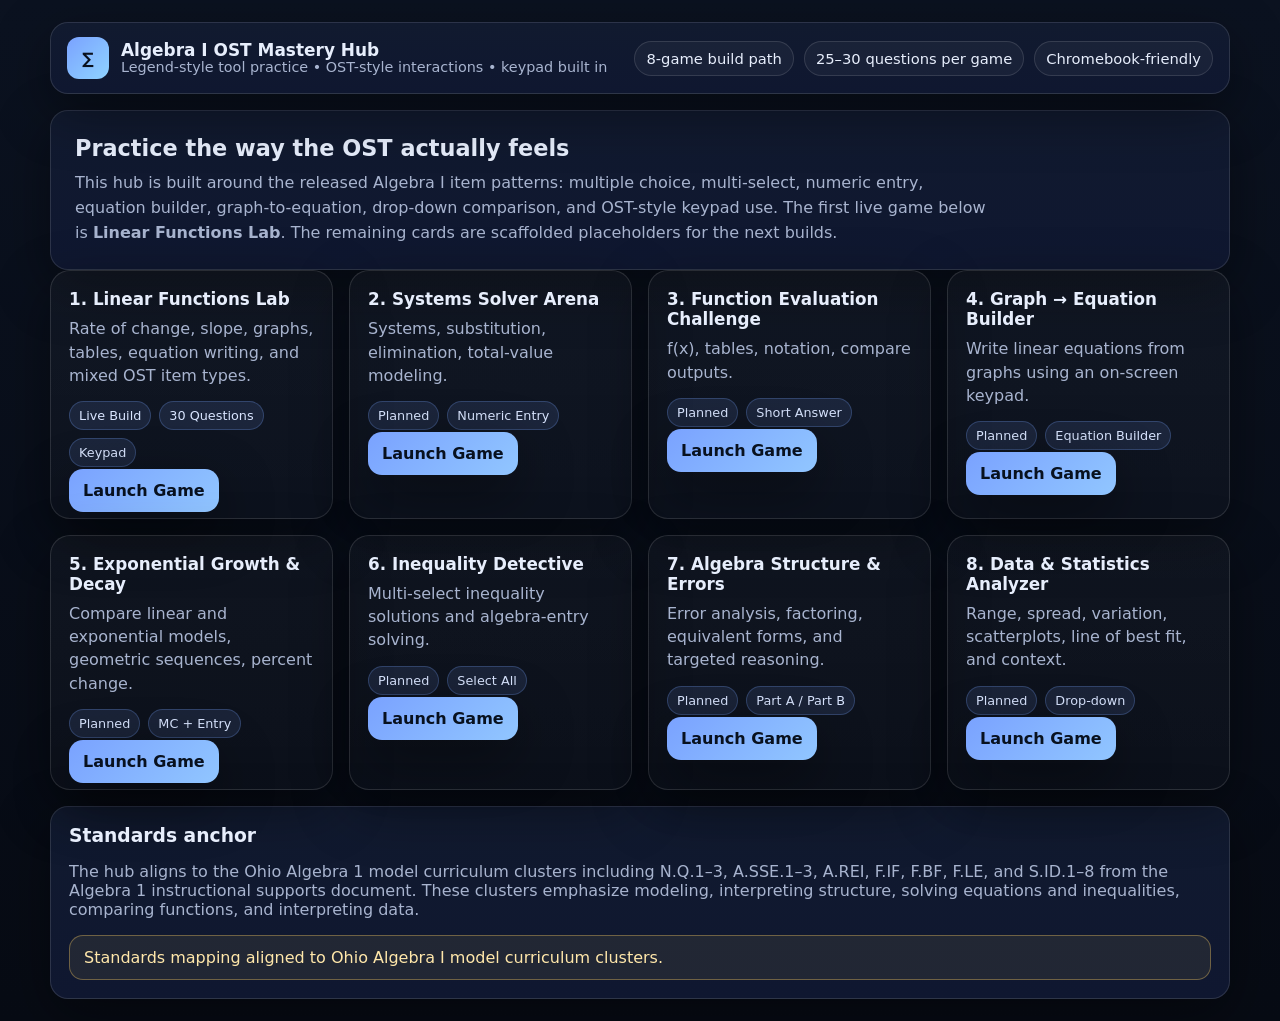
<file: index.html>
<!doctype html>
<html lang="en">
<head>
  <meta charset="utf-8" />
  <meta name="viewport" content="width=device-width,initial-scale=1" />
  <title>Algebra I OST Mastery Hub</title>
  <link rel="stylesheet" href="styles.css" />
</head>
<body>
  <div class="wrap">
    <div class="panel header">
      <div class="brand">
        <div class="brand-badge">∑</div>
        <div>
          <h1>Algebra I OST Mastery Hub</h1>
          <div class="sub">Legend-style tool practice • OST-style interactions • keypad built in</div>
        </div>
      </div>
      <div class="statusbar">
        <div class="pill">8-game build path</div>
        <div class="pill">25–30 questions per game</div>
        <div class="pill">Chromebook-friendly</div>
      </div>
    </div>

    <div class="panel home-hero">
      <h2>Practice the way the OST actually feels</h2>
      <p>
        This hub is built around the released Algebra I item patterns: multiple choice, multi-select, numeric entry,
        equation builder, graph-to-equation, drop-down comparison, and OST-style keypad use. The first live game below is
        <strong>Linear Functions Lab</strong>. The remaining cards are scaffolded placeholders for the next builds.
      </p>
    </div>

    <div class="card-grid">
      <div class="card">
        <h3>1. Linear Functions Lab</h3>
        <p>Rate of change, slope, graphs, tables, equation writing, and mixed OST item types.</p>
        <div class="tags">
          <span class="tag">Live Build</span>
          <span class="tag">30 Questions</span>
          <span class="tag">Keypad</span>
        </div>
        <a class="btn" href="games/linear-functions-lab.html">Launch Game</a>
      </div>

      <div class="card">
        <h3>2. Systems Solver Arena</h3>
        <p>Systems, substitution, elimination, total-value modeling.</p>
        <div class="tags">
          <span class="tag">Planned</span>
          <span class="tag">Numeric Entry</span>
        </div>
        <a class="btn" href="games/systems-solver-arena.html">Launch Game</a>
      </div>

      <div class="card">
        <h3>3. Function Evaluation Challenge</h3>
        <p>f(x), tables, notation, compare outputs.</p>
        <div class="tags">
          <span class="tag">Planned</span>
          <span class="tag">Short Answer</span>
        </div>
        <a class="btn" href="games/function-evaluation-challenge.html">Launch Game</a>
      </div>

      <div class="card">
        <h3>4. Graph → Equation Builder</h3>
        <p>Write linear equations from graphs using an on-screen keypad.</p>
        <div class="tags">
          <span class="tag">Planned</span>
          <span class="tag">Equation Builder</span>
        </div>
       <a class="btn" href="games/graph-equation-builder.html">Launch Game</a>
      </div>

      <div class="card">
        <h3>5. Exponential Growth & Decay</h3>
        <p>Compare linear and exponential models, geometric sequences, percent change.</p>
        <div class="tags">
          <span class="tag">Planned</span>
          <span class="tag">MC + Entry</span>
        </div>
        <a class="btn" href="games/exponential-growth-decay.html">Launch Game</a>
      </div>

      <div class="card">
        <h3>6. Inequality Detective</h3>
        <p>Multi-select inequality solutions and algebra-entry solving.</p>
        <div class="tags">
          <span class="tag">Planned</span>
          <span class="tag">Select All</span>
        </div>
        <a class="btn" href="games/inequality-detective.html">Launch Game</a>
      </div>

      <div class="card">
        <h3>7. Algebra Structure & Errors</h3>
        <p>Error analysis, factoring, equivalent forms, and targeted reasoning.</p>
        <div class="tags">
          <span class="tag">Planned</span>
          <span class="tag">Part A / Part B</span>
        </div>
        <a class="btn" href="games/algebra-structure-errors.html">Launch Game</a>
      </div>

      <div class="card">
        <h3>8. Data & Statistics Analyzer</h3>
        <p>Range, spread, variation, scatterplots, line of best fit, and context.</p>
        <div class="tags">
          <span class="tag">Planned</span>
          <span class="tag">Drop-down</span>
        </div>
       <a class="btn" href="games/data-statistics-analyzer.html">Launch Game</a>
      </div>
    </div>

    <div class="panel side" style="margin-top:16px">
      <h3>Standards anchor</h3>
      <p>
        The hub aligns to the Ohio Algebra 1 model curriculum clusters including N.Q.1–3, A.SSE.1–3,
        A.REI, F.IF, F.BF, F.LE, and S.ID.1–8 from the Algebra 1 instructional supports document. These clusters emphasize modeling,
        interpreting structure, solving equations and inequalities, comparing functions, and interpreting data.
      </p>
      <div class="notice">Standards mapping aligned to Ohio Algebra I model curriculum clusters.</div>
    </div>
  </div>
</body>
</file>
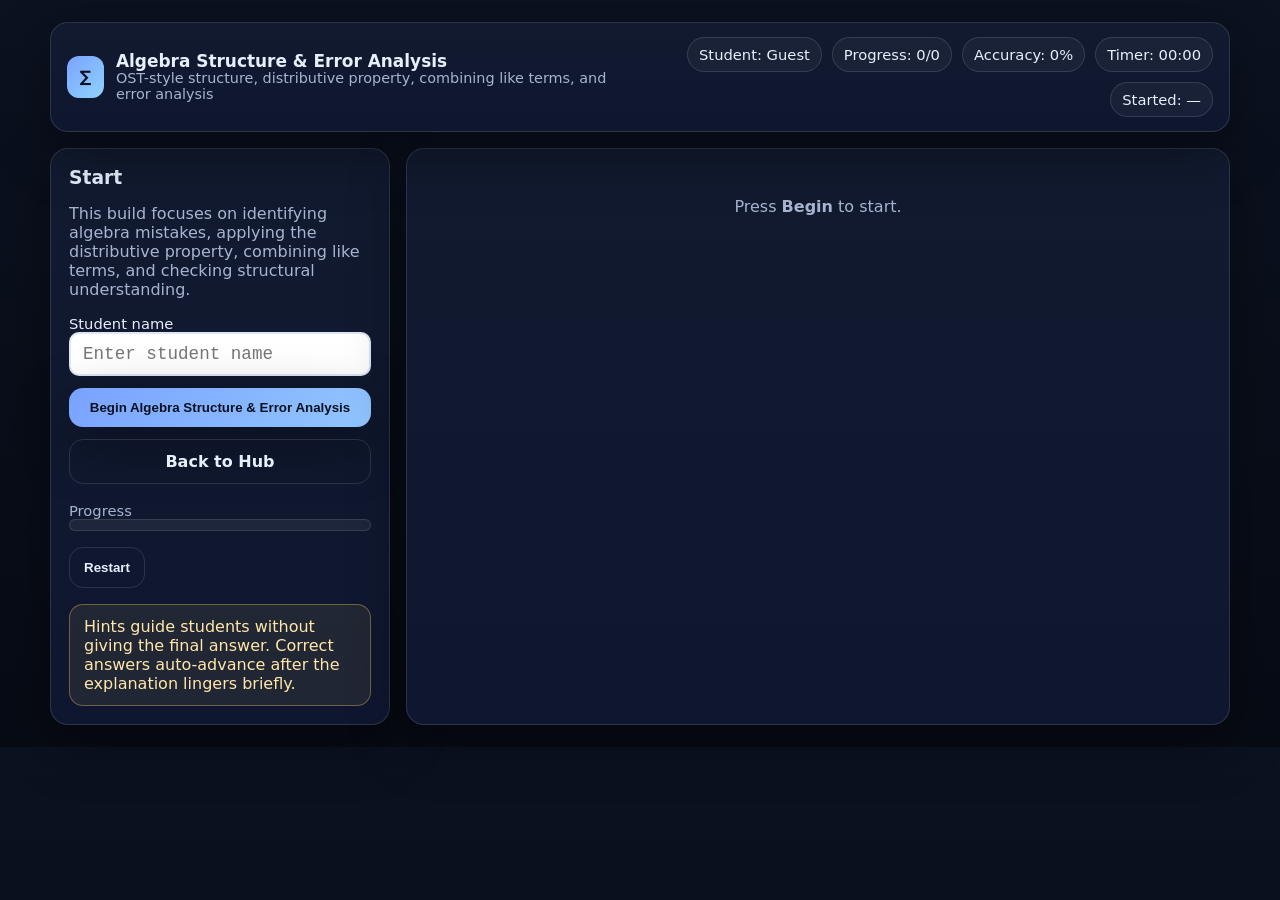
<file: games/algebra-structure-errors.html>
<!doctype html>
<html lang="en">
<head>
  <meta charset="utf-8" />
  <meta name="viewport" content="width=device-width,initial-scale=1" />
  <title>Algebra Structure & Error Analysis — Algebra I OST Mastery Hub</title>
  <link rel="stylesheet" href="../styles.css" />
</head>
<body>
  <div class="wrap" id="app"></div>

<script>
function shuffle(arr){
  const a = [...arr];
  for(let i = a.length - 1; i > 0; i--){
    const j = Math.floor(Math.random() * (i + 1));
    [a[i], a[j]] = [a[j], a[i]];
  }
  return a;
}

function formatTime(s){
  const m = Math.floor(s / 60).toString().padStart(2,'0');
  const sec = (s % 60).toString().padStart(2,'0');
  return `${m}:${sec}`;
}

function startTimer(el){
  let sec = 0;
  el.textContent = '00:00';
  return setInterval(() => {
    sec++;
    el.textContent = formatTime(sec);
  }, 1000);
}

function calcAccuracy(correct,total){
  return total ? Math.round((correct / total) * 100) : 0;
}

function buildHeader(title, sub){
  return `
    <div class="panel header">
      <div class="brand">
        <div class="brand-badge">∑</div>
        <div>
          <h1>${title}</h1>
          <div class="sub">${sub}</div>
        </div>
      </div>
      <div class="statusbar">
        <div class="pill">Student: <span id="studentNameOut">Guest</span></div>
        <div class="pill">Progress: <span id="progressOut">0/0</span></div>
        <div class="pill">Accuracy: <span id="accuracyOut">0%</span></div>
        <div class="pill">Timer: <span id="timerOut">00:00</span></div>
        <div class="pill">Started: <span id="startedOut">—</span></div>
      </div>
    </div>
  `;
}

function todayStamp(){
  return new Date().toLocaleString();
}

const questionBank = [
  {type:'mc', prompt:'A student says 2(x + 3) = 2x + 3. What mistake was made?', choices:['The 2 was not distributed to both terms','The x should be squared','The 2 should be added, not multiplied','No mistake was made'], answer:0, hint:'Distribution means multiplying every term inside the parentheses.', explanation:'2(x + 3) should become 2x + 6.'},
  {type:'mc', prompt:'Simplify: 3x + 2x', choices:['5x','6x','5x²','x'], answer:0, hint:'These are like terms.', explanation:'3x + 2x = 5x.'},
  {type:'mc', prompt:'A student writes 4(x - 1) = 4x - 1. What mistake was made?', choices:['The 4 was not distributed to both terms','The sign should become positive','The x should be squared','No mistake was made'], answer:0, hint:'Multiply 4 by both x and -1.', explanation:'4(x - 1) = 4x - 4.'},
  {type:'mc', prompt:'Simplify: 6x - 2x + 5', choices:['4x + 5','8x + 5','4x','5x + 5'], answer:0, hint:'Combine the x-terms only.', explanation:'6x - 2x = 4x, so the result is 4x + 5.'},
  {type:'mc', prompt:'A student says x + x = x². What is the mistake?', choices:['Like terms were added incorrectly','The exponent should be 3','x cannot be added','There is no mistake'], answer:0, hint:'Adding x and x is not multiplying.', explanation:'x + x = 2x, not x².'},
  {type:'mc', prompt:'Simplify: 5(x + 2)', choices:['5x + 10','5x + 2','10x + 2','7x'], answer:0, hint:'Distribute 5 to each term.', explanation:'5(x + 2) = 5x + 10.'},
  {type:'mc', prompt:'Solve: x + 7 = 12', choices:['x = 5','x = 19','x = -5','x = 7'], answer:0, hint:'Undo +7 by subtracting 7.', explanation:'x = 5.'},
  {type:'mc', prompt:'A student solves x - 4 = 9 and gets x = 5. What mistake was made?', choices:['The student subtracted instead of adding','The student multiplied instead of dividing','The student should have divided by 4','No mistake was made'], answer:0, hint:'To undo -4, add 4.', explanation:'x should equal 13, not 5.'},
  {type:'mc', prompt:'Simplify: 2x + 3 + 4x - 1', choices:['6x + 2','6x + 4','8x + 2','2x + 2'], answer:0, hint:'Combine like terms and constants separately.', explanation:'2x + 4x = 6x and 3 - 1 = 2.'},
  {type:'mc', prompt:'A student writes 3(x + 2x) = 3x + 2x. What mistake was made?', choices:['The 3 was not distributed to both terms','The x terms should not be combined','The coefficient should be 6','No mistake was made'], answer:0, hint:'Every term inside must be multiplied by 3.', explanation:'3(x + 2x) = 3x + 6x = 9x.'},
  {type:'mc', prompt:'Simplify: 7x - 4x', choices:['3x','11x','3','28x'], answer:0, hint:'Subtract the coefficients.', explanation:'7x - 4x = 3x.'},
  {type:'mc', prompt:'Which expression is equivalent to 2(x + 5)?', choices:['2x + 10','2x + 5','x + 10','7x'], answer:0, hint:'Distribute 2 to both terms.', explanation:'2(x + 5) = 2x + 10.'},
  {type:'mc', prompt:'A student says 2x × 3x = 5x². What mistake was made?', choices:['The coefficients were added instead of multiplied','The exponents were subtracted','The x terms cancel out','There is no mistake'], answer:0, hint:'Multiply 2 and 3.', explanation:'2x × 3x = 6x².'},
  {type:'mc', prompt:'Solve: 3x = 18', choices:['x = 6','x = 15','x = 21','x = 3'], answer:0, hint:'Divide both sides by 3.', explanation:'x = 6.'},
  {type:'mc', prompt:'Simplify: x + x + x', choices:['3x','x³','x²','2x'], answer:0, hint:'Add like terms.', explanation:'x + x + x = 3x.'},
  {type:'mc', prompt:'A student says 4 + 2x = 6x. What mistake was made?', choices:['Unlike terms were combined','The coefficient of x should be 4','The constant should be multiplied','There is no mistake'], answer:0, hint:'Constants and variable terms are not like terms.', explanation:'4 and 2x cannot be combined.'},
  {type:'mc', prompt:'Simplify: 4(x - 3)', choices:['4x - 12','4x - 3','x - 12','4x + 12'], answer:0, hint:'Distribute 4 to both terms.', explanation:'4(x - 3) = 4x - 12.'},
  {type:'mc', prompt:'Solve: x - 2 = 11', choices:['x = 13','x = 9','x = -9','x = 2'], answer:0, hint:'Add 2 to both sides.', explanation:'x = 13.'},
  {type:'mc', prompt:'A student says (x + 4)² = x² + 16. What mistake was made?', choices:['The middle term was left out','The exponent should only apply to x','The 4 should become 8','There is no mistake'], answer:0, hint:'Binomial squaring creates three terms.', explanation:'(x + 4)² = x² + 8x + 16.'},
  {type:'mc', prompt:'Simplify: 9x + 1 - 5x + 2', choices:['4x + 3','14x + 3','4x - 1','5x + 2'], answer:0, hint:'Combine x terms and constants separately.', explanation:'9x - 5x = 4x and 1 + 2 = 3.'},
  {type:'mc', prompt:'Which is the correct simplification of 3(2x + 1)?', choices:['6x + 3','6x + 1','5x + 3','6x + 2'], answer:0, hint:'Distribute 3 to both terms.', explanation:'3(2x + 1) = 6x + 3.'},
  {type:'mc', prompt:'A student solves 2x = 14 and gets x = 12. What mistake was made?', choices:['The student subtracted instead of dividing','The student should have added 2','The student multiplied instead of dividing','No mistake was made'], answer:0, hint:'To isolate x, divide by 2.', explanation:'x should equal 7.'},
  {type:'mc', prompt:'Simplify: 8x - 3x + 4', choices:['5x + 4','11x + 4','5x','4x + 5'], answer:0, hint:'Subtract the x-coefficients only.', explanation:'8x - 3x = 5x.'},
  {type:'mc', prompt:'A student writes 5(x + 1) = 5x + 1. What mistake was made?', choices:['The 5 was not distributed to the 1','The x should be squared','The 1 should become 0','There is no mistake'], answer:0, hint:'Distribute to both terms.', explanation:'5(x + 1) = 5x + 5.'},
  {type:'mc', prompt:'Solve: 4x = 28', choices:['x = 7','x = 24','x = 32','x = 4'], answer:0, hint:'Divide by 4.', explanation:'x = 7.'},
  {type:'mc', prompt:'Simplify: 2x + 5x - x', choices:['6x','8x','7x','5x'], answer:0, hint:'Combine the coefficients.', explanation:'2 + 5 - 1 = 6, so the expression is 6x.'},
  {type:'mc', prompt:'Which expression is equivalent to 6(x + 2)?', choices:['6x + 12','6x + 2','12x + 2','8x'], answer:0, hint:'Distribute 6 to both terms.', explanation:'6(x + 2) = 6x + 12.'},
  {type:'mc', prompt:'A student says 3x + 4x = 12x. What mistake was made?', choices:['The coefficients were multiplied instead of added','The x terms should cancel','The result should be x²','There is no mistake'], answer:0, hint:'Like terms add their coefficients.', explanation:'3x + 4x = 7x.'},
  {type:'mc', prompt:'Solve: x + 9 = 20', choices:['x = 11','x = 29','x = -11','x = 9'], answer:0, hint:'Subtract 9 from both sides.', explanation:'x = 11.'},
  {type:'mc', prompt:'Simplify: 10x - 6x + 2', choices:['4x + 2','16x + 2','4x','6x + 2'], answer:0, hint:'Subtract the x-coefficients only.', explanation:'10x - 6x = 4x, so the result is 4x + 2.'}
];

const questions = shuffle(questionBank).slice(0, Math.min(30, questionBank.length));
let index = 0;
let correct = 0;
let attempts = 0;
let timerId = null;
let gameStarted = false;

const app = document.getElementById('app');

app.innerHTML = `
  ${buildHeader('Algebra Structure & Error Analysis','OST-style structure, distributive property, combining like terms, and error analysis')}
  <div class="grid grid-2">
    <div class="panel side">
      <h3>Start</h3>
      <p class="muted">This build focuses on identifying algebra mistakes, applying the distributive property, combining like terms, and checking structural understanding.</p>
      <div class="tools">
        <label class="small">Student name<br><input id="studentName" class="answer-box" style="min-height:44px" placeholder="Enter student name" /></label>
        <button class="btn" id="beginBtn">Begin Algebra Structure & Error Analysis</button>
        <a class="btn secondary center" href="../index.html">Back to Hub</a>
      </div>
      <div style="margin-top:18px">
        <div class="small muted">Progress</div>
        <div class="progress"><span id="progressBar"></span></div>
      </div>
      <div class="footer-controls">
        <button class="btn secondary" id="restartBtn" disabled>Restart</button>
      </div>
      <div class="notice" style="margin-top:16px">Hints guide students without giving the final answer. Correct answers auto-advance after the explanation lingers briefly.</div>
    </div>
    <div class="panel question" id="stage">
      <div class="center muted" style="padding:28px 12px">Press <strong>Begin</strong> to start.</div>
    </div>
  </div>
`;

document.getElementById('beginBtn').onclick = startGame;
document.getElementById('restartBtn').onclick = () => location.reload();

function startGame(){
  if(gameStarted) return;
  gameStarted = true;

  document.getElementById('studentNameOut').textContent =
    document.getElementById('studentName').value.trim() || 'Guest';
  document.getElementById('startedOut').textContent = todayStamp();
  document.getElementById('restartBtn').disabled = false;

  if(timerId) clearInterval(timerId);
  timerId = startTimer(document.getElementById('timerOut'));

  renderQuestion();
}

function renderQuestion(){
  const q = questions[index];

  if(!q){
    clearInterval(timerId);
    const stage = document.getElementById('stage');
    stage.innerHTML = `
      <div class="center" style="padding:30px 12px">
        <div class="qnum" style="margin:0 auto 12px;background:var(--good)">✓</div>
        <h2>Round Complete</h2>
        <p class="muted">Final accuracy: <strong>${calcAccuracy(correct,attempts)}%</strong> • Correct: <strong>${correct}</strong> / ${questions.length}</p>
        <div class="footer-controls" style="justify-content:center">
          <button class="btn" onclick="location.reload()">Play Again</button>
          <a class="btn secondary" href="../index.html">Back to Hub</a>
        </div>
      </div>
    `;
    document.getElementById('progressOut').textContent = `${questions.length}/${questions.length}`;
    document.getElementById('accuracyOut').textContent = `${calcAccuracy(correct,attempts)}%`;
    document.getElementById('progressBar').style.width = '100%';
    return;
  }

  document.getElementById('progressOut').textContent = `${index + 1}/${questions.length}`;
  document.getElementById('accuracyOut').textContent = `${calcAccuracy(correct,attempts)}%`;
  document.getElementById('progressBar').style.width = `${(index / questions.length) * 100}%`;

  const labels = 'ABCDEFGHIJKLMNOPQRSTUVWXYZ'.split('');
  const items = q.choices.map((c,i) => ({ text:c, idx:i }));
  q.renderChoices = shuffle(items);

  document.getElementById('stage').innerHTML = `
    <div class="q-meta">
      <div class="flex">
        <div class="qnum">${index + 1}</div>
        <div>
          <div class="small muted">Algebra Structure & Error Analysis</div>
          <div class="small">Question ${index + 1} of ${questions.length}</div>
        </div>
      </div>
      <a class="btn secondary" href="../index.html">Exit</a>
    </div>

    <div class="prompt">${q.prompt}</div>

    <div class="choices">
      ${q.renderChoices.map((c,i) => `
        <label class="choice">
          <input type="radio" name="choice" value="${c.idx}">
          <span class="choice-label">${labels[i]}</span>
          <span>${c.text}</span>
        </label>
      `).join('')}
    </div>

    <div class="footer-controls">
      <button class="btn" id="submitBtn">Check Answer</button>
    </div>

    <div class="feedback" id="feedback"></div>
  `;

  document.getElementById('submitBtn').onclick = checkAnswer;
}

function showFeedback(type, text){
  const fb = document.getElementById('feedback');
  fb.className = `feedback show ${type}`;
  fb.innerHTML = text;
}

function lockQuestionInputs(){
  document.querySelectorAll('input, select, button.kbtn').forEach(el => {
    el.disabled = true;
  });
  const submitBtn = document.getElementById('submitBtn');
  if(submitBtn) submitBtn.disabled = true;
}

function markChoicesMC(answerIdx){
  document.querySelectorAll('.choice').forEach(label => {
    const input = label.querySelector('input');
    if(Number(input.value) === answerIdx){
      label.classList.add('correct');
    } else if(input.checked){
      label.classList.add('incorrect');
    }
  });
}

function checkAnswer(){
  const q = questions[index];
  attempts++;

  const picked = document.querySelector('input[name="choice"]:checked');
  if(!picked) return showFeedback('bad','Select one answer first.');

  const ok = Number(picked.value) === q.answer;
  markChoicesMC(q.answer);

  document.getElementById('accuracyOut').textContent = `${calcAccuracy(correct,attempts)}%`;

  if(ok){
    correct++;
    document.getElementById('accuracyOut').textContent = `${calcAccuracy(correct,attempts)}%`;
    showFeedback('good', `<strong>Correct.</strong> ${q.explanation}`);
    lockQuestionInputs();
    setTimeout(() => {
      index++;
      renderQuestion();
    }, 1900);
  } else {
    showFeedback('bad', `<strong>Not yet.</strong> Hint: ${q.hint}<br><span class="muted">Revise your answer and try again.</span>`);
  }
}
</script>
</body>
</html>
</file>
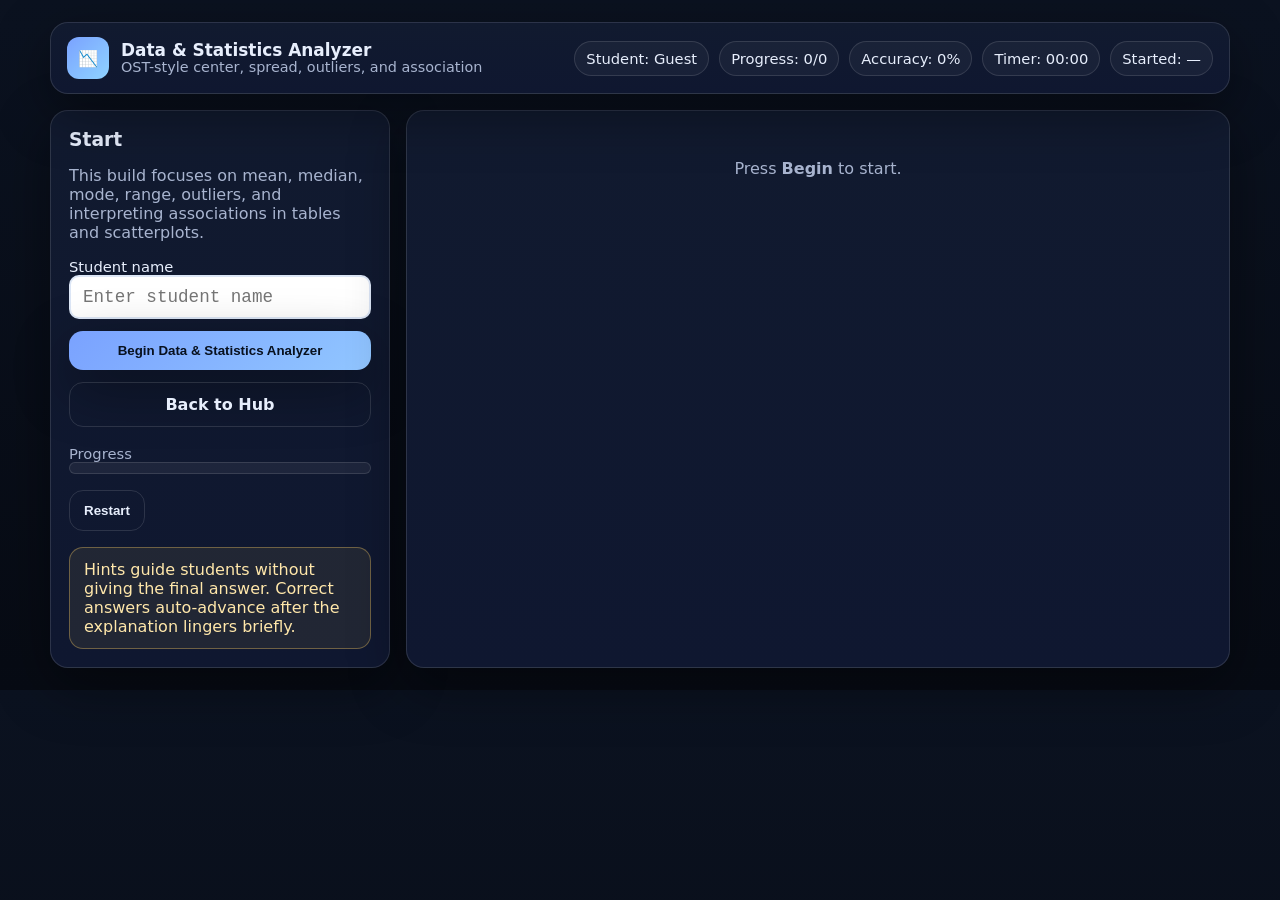
<file: games/data-statistics-analyzer.html>
<!doctype html>
<html lang="en">
<head>
  <meta charset="utf-8" />
  <meta name="viewport" content="width=device-width,initial-scale=1" />
  <title>Data & Statistics Analyzer — Algebra I OST Mastery Hub</title>
  <link rel="stylesheet" href="../styles.css" />
</head>
<body>
  <div class="wrap" id="app"></div>

<script>
function shuffle(arr){
  const a = [...arr];
  for(let i = a.length - 1; i > 0; i--){
    const j = Math.floor(Math.random() * (i + 1));
    [a[i], a[j]] = [a[j], a[i]];
  }
  return a;
}

function formatTime(s){
  const m = Math.floor(s / 60).toString().padStart(2,'0');
  const sec = (s % 60).toString().padStart(2,'0');
  return `${m}:${sec}`;
}

function startTimer(el){
  let sec = 0;
  el.textContent = '00:00';
  return setInterval(() => {
    sec++;
    el.textContent = formatTime(sec);
  }, 1000);
}

function calcAccuracy(correct,total){
  return total ? Math.round((correct / total) * 100) : 0;
}

function buildHeader(title, sub){
  return `
    <div class="panel header">
      <div class="brand">
        <div class="brand-badge">📉</div>
        <div>
          <h1>${title}</h1>
          <div class="sub">${sub}</div>
        </div>
      </div>
      <div class="statusbar">
        <div class="pill">Student: <span id="studentNameOut">Guest</span></div>
        <div class="pill">Progress: <span id="progressOut">0/0</span></div>
        <div class="pill">Accuracy: <span id="accuracyOut">0%</span></div>
        <div class="pill">Timer: <span id="timerOut">00:00</span></div>
        <div class="pill">Started: <span id="startedOut">—</span></div>
      </div>
    </div>
  `;
}

function todayStamp(){
  return new Date().toLocaleString();
}

const questionBank = [
  {type:'mc', prompt:'What is the mean of 4, 6, 8, 10?', choices:['7','6','8','9'], answer:0, hint:'Add the numbers and divide by 4.', explanation:'(4 + 6 + 8 + 10) ÷ 4 = 7.'},
  {type:'mc', prompt:'What is the median of 3, 5, 7, 9, 11?', choices:['7','5','8','9'], answer:0, hint:'The median is the middle value in an ordered list.', explanation:'The middle value is 7.'},
  {type:'mc', prompt:'What is the range of 2, 5, 8, 10?', choices:['8','10','6','12'], answer:0, hint:'Subtract the smallest value from the largest.', explanation:'10 - 2 = 8.'},
  {type:'mc', prompt:'What is the mode of 2, 3, 3, 4, 5?', choices:['3','4','2','5'], answer:0, hint:'The mode is the value that appears most often.', explanation:'3 appears most often.'},
  {type:'mc', prompt:'What is the mean of 5, 5, 7, 9?', choices:['6.5','6','7','6.25'], answer:0, hint:'Add the values and divide by 4.', explanation:'(5 + 5 + 7 + 9) ÷ 4 = 26 ÷ 4 = 6.5.'},
  {type:'mc', prompt:'Which measure of center is most affected by an outlier?', choices:['Mean','Median','Mode','Range'], answer:0, hint:'Think about which value uses every number in the set.', explanation:'The mean uses all values, so it is most affected by outliers.'},
  {type:'mc', prompt:'What is the median of 2, 4, 6, 8?', choices:['5','6','4','8'], answer:0, hint:'For an even number of values, average the two middle numbers.', explanation:'(4 + 6) ÷ 2 = 5.'},
  {type:'mc', prompt:'What is the range of 12, 15, 19, 25?', choices:['13','10','15','7'], answer:0, hint:'Largest minus smallest.', explanation:'25 - 12 = 13.'},
  {type:'mc', prompt:'Which data set has a mode of 6?', choices:['4, 6, 6, 8, 10','4, 5, 6, 7, 8','6, 7, 7, 8, 8','5, 5, 6, 6, 7'], answer:0, hint:'Look for the set where 6 appears more than any other value.', explanation:'Only the first set has 6 as the single most frequent value.'},
  {type:'mc', prompt:'What is the mean of 10, 20, 30?', choices:['20','15','25','30'], answer:0, hint:'Add and divide by 3.', explanation:'(10 + 20 + 30) ÷ 3 = 60 ÷ 3 = 20.'},
  {type:'mc', prompt:'If a data set has one very large outlier, which measure is usually best for center?', choices:['Median','Mean','Mode','Range'], answer:0, hint:'Choose the measure least influenced by extreme values.', explanation:'The median is less affected by outliers.'},
  {type:'mc', prompt:'A set of scores is 6, 8, 10, 12. What is the mean?', choices:['9','8','10','12'], answer:0, hint:'Add all scores and divide by 4.', explanation:'(6 + 8 + 10 + 12) ÷ 4 = 36 ÷ 4 = 9.'},
  {type:'mc', prompt:'What is the median of 1, 2, 2, 4, 9?', choices:['2','1','4','3'], answer:0, hint:'Identify the middle number.', explanation:'The middle value is 2.'},
  {type:'mc', prompt:'What is the range of 14, 14, 14, 20?', choices:['6','20','14','0'], answer:0, hint:'Subtract the smallest value from the largest.', explanation:'20 - 14 = 6.'},
  {type:'mc', prompt:'Which statement is true about the mean and median?', choices:['They can be different','They are always the same','The mean is always larger','The median is always a decimal'], answer:0, hint:'Different data shapes can change the values.', explanation:'The mean and median can be different.'},
  {type:'mc', prompt:'What is the mode of 4, 4, 6, 6, 8?', choices:['There is no single mode','4','6','8'], answer:0, hint:'Check whether more than one value appears most often.', explanation:'Both 4 and 6 appear twice, so there is no single mode.'},
  {type:'mc', prompt:'If points on a scatterplot rise from left to right, what type of association is shown?', choices:['Positive association','Negative association','No association','Zero association'], answer:0, hint:'As x increases, y also increases.', explanation:'That pattern shows a positive association.'},
  {type:'mc', prompt:'If points on a scatterplot fall from left to right, what type of association is shown?', choices:['Negative association','Positive association','No association','Constant association'], answer:0, hint:'As x increases, y decreases.', explanation:'That pattern shows a negative association.'},
  {type:'mc', prompt:'If a scatterplot has no clear trend, what type of association is shown?', choices:['No clear association','Positive association','Negative association','Perfect association'], answer:0, hint:'The points do not rise or fall together consistently.', explanation:'That means there is no clear association.'},
  {type:'mc', prompt:'What is the mean of 2, 6, 10, 14?', choices:['8','6','10','7'], answer:0, hint:'Add the numbers and divide by 4.', explanation:'(2 + 6 + 10 + 14) ÷ 4 = 32 ÷ 4 = 8.'},
  {type:'mc', prompt:'A set of visitors is 12, 16, 18, 14. What is the range?', choices:['6','4','18','2'], answer:0, hint:'Largest minus smallest.', explanation:'18 - 12 = 6.'},
  {type:'mc', prompt:'A data set is 3, 4, 5, 6, 30. Which measure best describes the center?', choices:['Median','Mean','Mode','Range'], answer:0, hint:'Choose the measure that resists the outlier 30.', explanation:'The median is best because 30 is an outlier.'},
  {type:'mc', prompt:'What is the median of 5, 8, 8, 9, 12, 14?', choices:['8.5','8','9','10'], answer:0, hint:'Average the two middle values.', explanation:'(8 + 9) ÷ 2 = 8.5.'},
  {type:'mc', prompt:'If two data sets have the same mean, what can still be different?', choices:['Their spread','Their total number of values must be the same','Their median must be the same','Their values must be identical'], answer:0, hint:'Center and spread are not the same idea.', explanation:'Two sets can have the same mean but different spread.'},
  {type:'mc', prompt:'What is the range of 1, 3, 7, 9, 10?', choices:['9','10','7','8'], answer:0, hint:'Subtract the smallest value from the largest.', explanation:'10 - 1 = 9.'},
  {type:'mc', prompt:'Which value is most likely an outlier in 5, 6, 6, 7, 8, 30?', choices:['30','8','7','6'], answer:0, hint:'Look for the value far away from the rest.', explanation:'30 is much larger than the others, so it is the outlier.'},
  {type:'mc', prompt:'If x-values and y-values both increase together in a table, what kind of association is suggested?', choices:['Positive','Negative','None','Impossible to determine'], answer:0, hint:'As one variable increases, the other does too.', explanation:'That suggests a positive association.'},
  {type:'mc', prompt:'What is the mean of 9, 11, 13, 15, 17?', choices:['13','12','14','15'], answer:0, hint:'Add the numbers and divide by 5.', explanation:'(9 + 11 + 13 + 15 + 17) ÷ 5 = 65 ÷ 5 = 13.'},
  {type:'mc', prompt:'What is the median of 4, 4, 5, 9, 10?', choices:['5','4','6','9'], answer:0, hint:'The median is the middle value.', explanation:'The middle value is 5.'},
  {type:'mc', prompt:'Which measure of spread is found by subtracting the smallest value from the largest value?', choices:['Range','Mean','Median','Mode'], answer:0, hint:'This measure tells how wide the data set is.', explanation:'The range is maximum minus minimum.'}
];

const questions = shuffle(questionBank).slice(0, Math.min(30, questionBank.length));
let index = 0;
let correct = 0;
let attempts = 0;
let timerId = null;
let gameStarted = false;

const app = document.getElementById('app');

app.innerHTML = `
  ${buildHeader('Data & Statistics Analyzer','OST-style center, spread, outliers, and association')}
  <div class="grid grid-2">
    <div class="panel side">
      <h3>Start</h3>
      <p class="muted">This build focuses on mean, median, mode, range, outliers, and interpreting associations in tables and scatterplots.</p>
      <div class="tools">
        <label class="small">Student name<br><input id="studentName" class="answer-box" style="min-height:44px" placeholder="Enter student name" /></label>
        <button class="btn" id="beginBtn">Begin Data & Statistics Analyzer</button>
        <a class="btn secondary center" href="../index.html">Back to Hub</a>
      </div>
      <div style="margin-top:18px">
        <div class="small muted">Progress</div>
        <div class="progress"><span id="progressBar"></span></div>
      </div>
      <div class="footer-controls">
        <button class="btn secondary" id="restartBtn" disabled>Restart</button>
      </div>
      <div class="notice" style="margin-top:16px">Hints guide students without giving the final answer. Correct answers auto-advance after the explanation lingers briefly.</div>
    </div>
    <div class="panel question" id="stage">
      <div class="center muted" style="padding:28px 12px">Press <strong>Begin</strong> to start.</div>
    </div>
  </div>
`;

document.getElementById('beginBtn').onclick = startGame;
document.getElementById('restartBtn').onclick = () => location.reload();

function startGame(){
  if(gameStarted) return;
  gameStarted = true;

  document.getElementById('studentNameOut').textContent =
    document.getElementById('studentName').value.trim() || 'Guest';
  document.getElementById('startedOut').textContent = todayStamp();
  document.getElementById('restartBtn').disabled = false;

  if(timerId) clearInterval(timerId);
  timerId = startTimer(document.getElementById('timerOut'));

  renderQuestion();
}

function renderQuestion(){
  const q = questions[index];

  if(!q){
    clearInterval(timerId);
    const stage = document.getElementById('stage');
    stage.innerHTML = `
      <div class="center" style="padding:30px 12px">
        <div class="qnum" style="margin:0 auto 12px;background:var(--good)">✓</div>
        <h2>Round Complete</h2>
        <p class="muted">Final accuracy: <strong>${calcAccuracy(correct,attempts)}%</strong> • Correct: <strong>${correct}</strong> / ${questions.length}</p>
        <div class="footer-controls" style="justify-content:center">
          <button class="btn" onclick="location.reload()">Play Again</button>
          <a class="btn secondary" href="../index.html">Back to Hub</a>
        </div>
      </div>
    `;
    document.getElementById('progressOut').textContent = `${questions.length}/${questions.length}`;
    document.getElementById('accuracyOut').textContent = `${calcAccuracy(correct,attempts)}%`;
    document.getElementById('progressBar').style.width = '100%';
    return;
  }

  document.getElementById('progressOut').textContent = `${index + 1}/${questions.length}`;
  document.getElementById('accuracyOut').textContent = `${calcAccuracy(correct,attempts)}%`;
  document.getElementById('progressBar').style.width = `${(index / questions.length) * 100}%`;

  const labels = 'ABCDEFGHIJKLMNOPQRSTUVWXYZ'.split('');
  const items = q.choices.map((c,i) => ({ text:c, idx:i }));
  q.renderChoices = shuffle(items);

  document.getElementById('stage').innerHTML = `
    <div class="q-meta">
      <div class="flex">
        <div class="qnum">${index + 1}</div>
        <div>
          <div class="small muted">Data & Statistics Analyzer</div>
          <div class="small">Question ${index + 1} of ${questions.length}</div>
        </div>
      </div>
      <a class="btn secondary" href="../index.html">Exit</a>
    </div>

    <div class="prompt">${q.prompt}</div>

    <div class="choices">
      ${q.renderChoices.map((c,i) => `
        <label class="choice">
          <input type="radio" name="choice" value="${c.idx}">
          <span class="choice-label">${labels[i]}</span>
          <span>${c.text}</span>
        </label>
      `).join('')}
    </div>

    <div class="footer-controls">
      <button class="btn" id="submitBtn">Check Answer</button>
    </div>

    <div class="feedback" id="feedback"></div>
  `;

  document.getElementById('submitBtn').onclick = checkAnswer;
}

function showFeedback(type, text){
  const fb = document.getElementById('feedback');
  fb.className = `feedback show ${type}`;
  fb.innerHTML = text;
}

function lockQuestionInputs(){
  document.querySelectorAll('input, select, button.kbtn').forEach(el => {
    el.disabled = true;
  });
  const submitBtn = document.getElementById('submitBtn');
  if(submitBtn) submitBtn.disabled = true;
}

function markChoicesMC(answerIdx){
  document.querySelectorAll('.choice').forEach(label => {
    const input = label.querySelector('input');
    if(Number(input.value) === answerIdx){
      label.classList.add('correct');
    } else if(input.checked){
      label.classList.add('incorrect');
    }
  });
}

function checkAnswer(){
  const q = questions[index];
  attempts++;

  const picked = document.querySelector('input[name="choice"]:checked');
  if(!picked) return showFeedback('bad','Select one answer first.');

  const ok = Number(picked.value) === q.answer;
  markChoicesMC(q.answer);

  document.getElementById('accuracyOut').textContent = `${calcAccuracy(correct,attempts)}%`;

  if(ok){
    correct++;
    document.getElementById('accuracyOut').textContent = `${calcAccuracy(correct,attempts)}%`;
    showFeedback('good', `<strong>Correct.</strong> ${q.explanation}`);
    lockQuestionInputs();
    setTimeout(() => {
      index++;
      renderQuestion();
    }, 1900);
  } else {
    showFeedback('bad', `<strong>Not yet.</strong> Hint: ${q.hint}<br><span class="muted">Revise your answer and try again.</span>`);
  }
}
</script>
</body>
</html>
</file>
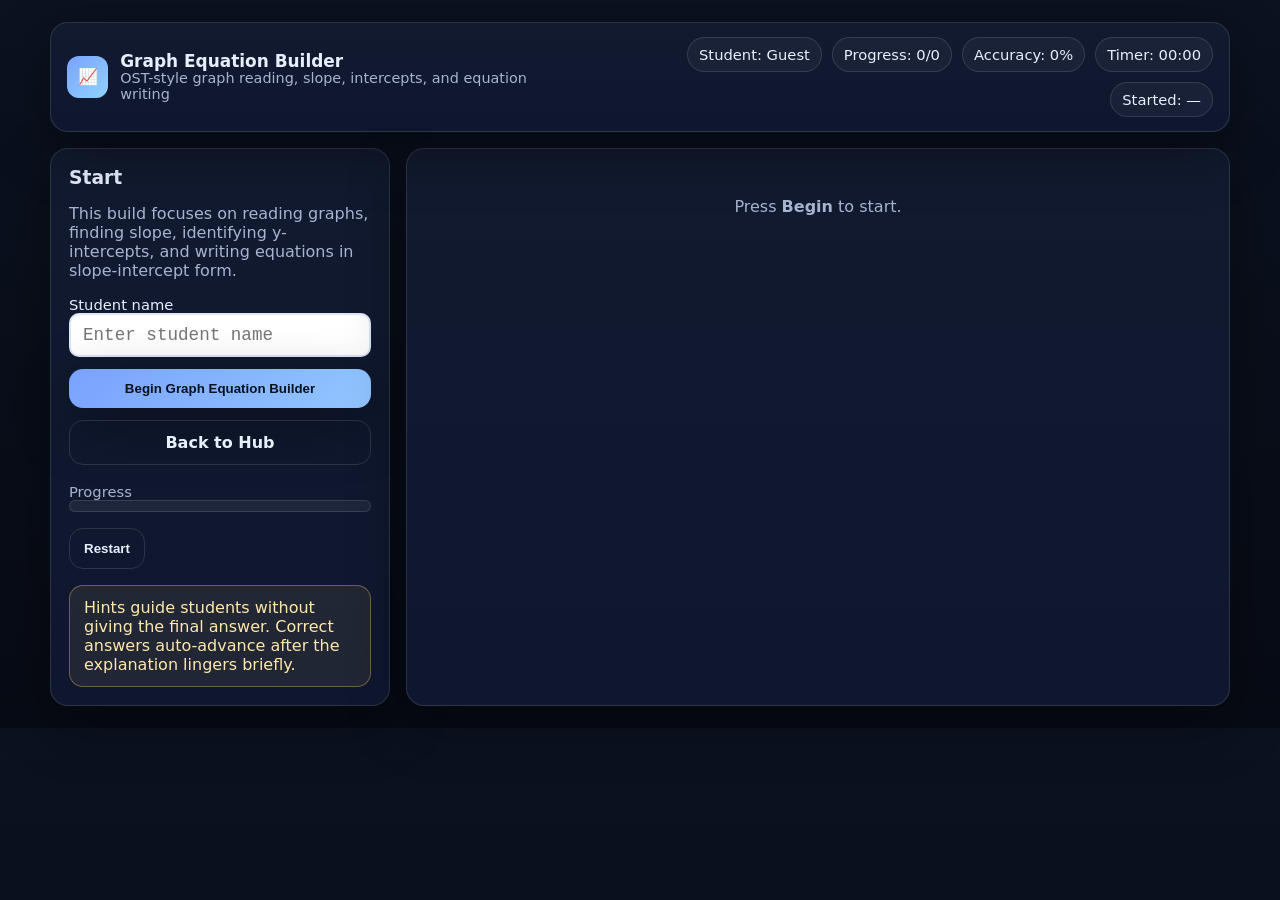
<file: games/exponential-growth-decay.html>
<!doctype html>
<html lang="en">
<head>
  <meta charset="utf-8" />
  <meta name="viewport" content="width=device-width,initial-scale=1" />
  <title>Graph Equation Builder — Algebra I OST Mastery Hub</title>
  <link rel="stylesheet" href="../styles.css" />
</head>
<body>
  <div class="wrap" id="app"></div>

<script>
function shuffle(arr){
  const a = [...arr];
  for(let i = a.length - 1; i > 0; i--){
    const j = Math.floor(Math.random() * (i + 1));
    [a[i], a[j]] = [a[j], a[i]];
  }
  return a;
}

function formatTime(s){
  const m = Math.floor(s / 60).toString().padStart(2,'0');
  const sec = (s % 60).toString().padStart(2,'0');
  return `${m}:${sec}`;
}

function startTimer(el){
  let sec = 0;
  el.textContent = '00:00';
  return setInterval(() => {
    sec++;
    el.textContent = formatTime(sec);
  }, 1000);
}

function calcAccuracy(correct,total){
  return total ? Math.round((correct / total) * 100) : 0;
}

function buildHeader(title, sub){
  return `
    <div class="panel header">
      <div class="brand">
        <div class="brand-badge">📈</div>
        <div>
          <h1>${title}</h1>
          <div class="sub">${sub}</div>
        </div>
      </div>
      <div class="statusbar">
        <div class="pill">Student: <span id="studentNameOut">Guest</span></div>
        <div class="pill">Progress: <span id="progressOut">0/0</span></div>
        <div class="pill">Accuracy: <span id="accuracyOut">0%</span></div>
        <div class="pill">Timer: <span id="timerOut">00:00</span></div>
        <div class="pill">Started: <span id="startedOut">—</span></div>
      </div>
    </div>
  `;
}

function todayStamp(){
  return new Date().toLocaleString();
}

function normalize(s){
  return String(s)
    .replace(/\s+/g,'')
    .replace(/\*+/g,'')
    .replace(/−/g,'-')
    .toLowerCase();
}

function makeKeypad(targetResolver, mode='equation'){
  const shell = document.createElement('div');
  shell.className = 'keypad-shell';

  const left = document.createElement('div');
  left.className = 'keypad-core';

  const right = document.createElement('div');
  right.className = 'keypad-ext';

  const core = ['1','2','3','4','5','6','7','8','9','0','.','⌫'];

  core.forEach(v => {
    const b = document.createElement('button');
    b.className = 'kbtn';
    b.type = 'button';
    b.textContent = v;
    b.onclick = () => press(v);
    left.appendChild(b);
  });

  let extras = [];
  if(mode === 'basic') extras = ['-','/','(',')','clear'];
  if(mode === 'slope') extras = ['-','/','clear'];
  if(mode === 'equation') extras = ['x','y','+','-','=','/','(',')','clear'];

  extras.forEach(v => {
    const b = document.createElement('button');
    b.className = 'kbtn dark';
    b.type = 'button';
    b.textContent = v;
    b.onclick = () => press(v);
    right.appendChild(b);
  });

  shell.append(left, right);

  function press(v){
    const el = targetResolver();
    if(!el) return;

    if(v === '⌫'){
      el.value = el.value.slice(0,-1);
      el.dispatchEvent(new Event('input'));
      return;
    }

    if(v === 'clear'){
      el.value = '';
      el.dispatchEvent(new Event('input'));
      return;
    }

    el.value += v;
    el.dispatchEvent(new Event('input'));
  }

  return shell;
}

function linePointsFromMB(m, b){
  const pts = [];
  for(let x = -5; x <= 5; x++){
    const y = m * x + b;
    if(Number.isInteger(y) && y >= -5 && y <= 5){
      pts.push([x, y]);
    }
  }
  return pts;
}

function drawGraphFromLine(m, b){
  const size = 280;
  const step = 24;
  const center = size / 2;
  const points = linePointsFromMB(m, b);

  let svg = `<div class="graph-box"><svg viewBox="0 0 ${size} ${size}" aria-label="coordinate grid">`;

  for(let i = 0; i <= size; i += step){
    svg += `<line x1="0" y1="${i}" x2="${size}" y2="${i}" stroke="#e8eef8" stroke-width="1"/>`;
    svg += `<line x1="${i}" y1="0" x2="${i}" y2="${size}" stroke="#e8eef8" stroke-width="1"/>`;
  }

  svg += `<line x1="0" y1="${center}" x2="${size}" y2="${center}" stroke="#111" stroke-width="1.8"/>`;
  svg += `<line x1="${center}" y1="0" x2="${center}" y2="${size}" stroke="#111" stroke-width="1.8"/>`;

  for(let n = -5; n <= 5; n++){
    const px = center + n * step;
    const py = center - n * step;
    if(n !== 0){
      svg += `<text x="${px-4}" y="${center+16}" font-size="10" fill="#334">${n}</text>`;
      svg += `<text x="${center+6}" y="${py+4}" font-size="10" fill="#334">${n}</text>`;
    }
  }

  const x1 = -5;
  const y1 = m * x1 + b;
  const x2 = 5;
  const y2 = m * x2 + b;

  const sx1 = center + x1 * step;
  const sy1 = center - y1 * step;
  const sx2 = center + x2 * step;
  const sy2 = center - y2 * step;

  svg += `<line x1="${sx1}" y1="${sy1}" x2="${sx2}" y2="${sy2}" stroke="#d43f3a" stroke-width="3"/>`;

  points.slice(0, 4).forEach(([x,y]) => {
    const px = center + x * step;
    const py = center - y * step;
    svg += `<circle cx="${px}" cy="${py}" r="4.5" fill="#d43f3a"/>`;
  });

  svg += `</svg></div>`;
  return svg;
}

function drawGraphFromPoints(points){
  const size = 280;
  const step = 24;
  const center = size / 2;
  let svg = `<div class="graph-box"><svg viewBox="0 0 ${size} ${size}" aria-label="coordinate grid">`;

  for(let i = 0; i <= size; i += step){
    svg += `<line x1="0" y1="${i}" x2="${size}" y2="${i}" stroke="#e8eef8" stroke-width="1"/>`;
    svg += `<line x1="${i}" y1="0" x2="${i}" y2="${size}" stroke="#e8eef8" stroke-width="1"/>`;
  }

  svg += `<line x1="0" y1="${center}" x2="${size}" y2="${center}" stroke="#111" stroke-width="1.8"/>`;
  svg += `<line x1="${center}" y1="0" x2="${center}" y2="${size}" stroke="#111" stroke-width="1.8"/>`;

  for(let n = -5; n <= 5; n++){
    const px = center + n * step;
    const py = center - n * step;
    if(n !== 0){
      svg += `<text x="${px-4}" y="${center+16}" font-size="10" fill="#334">${n}</text>`;
      svg += `<text x="${center+6}" y="${py+4}" font-size="10" fill="#334">${n}</text>`;
    }
  }

  if(points.length >= 2){
    const [a,b] = points;
    const m = (b[1] - a[1]) / (b[0] - a[0]);
    const intercept = a[1] - m * a[0];
    const x1 = -5;
    const y1 = m * x1 + intercept;
    const x2 = 5;
    const y2 = m * x2 + intercept;

    svg += `<line x1="${center + x1*step}" y1="${center - y1*step}" x2="${center + x2*step}" y2="${center - y2*step}" stroke="#d43f3a" stroke-width="3"/>`;
  }

  points.forEach(([x,y]) => {
    svg += `<circle cx="${center + x*step}" cy="${center - y*step}" r="5" fill="#d43f3a"/>`;
  });

  svg += `</svg></div>`;
  return svg;
}

function tableHtml(headers, rows){
  return `
    <div class="table-box">
      <table style="width:100%;border-collapse:collapse;background:#fff;color:#111;border-radius:12px;overflow:hidden">
        <thead>
          <tr>
            ${headers.map(h => `<th style="border:1px solid #d7e0f0;padding:10px;background:#eef3fb">${h}</th>`).join('')}
          </tr>
        </thead>
        <tbody>
          ${rows.map(r => `
            <tr>
              ${r.map(c => `<td style="border:1px solid #d7e0f0;padding:10px;text-align:center">${c}</td>`).join('')}
            </tr>
          `).join('')}
        </tbody>
      </table>
    </div>
  `;
}

function equationMatches(val, accepted){
  const n = normalize(val);
  return accepted.some(a => normalize(a) === n);
}

const questionBank = [
  {
    type:'mc',
    prompt:`Which equation matches this graph?<br><br>${drawGraphFromLine(2,2)}`,
    choices:['y = 2x + 2','y = x + 2','y = 2x - 2','y = -2x + 2'],
    answer:0,
    hint:'Find the y-intercept first, then the slope.',
    explanation:'The line crosses the y-axis at 2 and rises 2 for every 1 right, so y = 2x + 2.'
  },
  {
    type:'equation',
    prompt:`Write the equation of the line shown on the graph.<br><br>${drawGraphFromLine(3,-1)}`,
    answer:['y=3x-1','y = 3x - 1'],
    hint:'The line crosses the y-axis at -1 and rises 3 for every 1 right.',
    explanation:'The y-intercept is -1 and the slope is 3, so the equation is y = 3x - 1.'
  },
  {
    type:'mc',
    prompt:`A line crosses the y-axis at 4 and falls 1 for every 1 unit to the right. Which equation matches?`,
    choices:['y = -x + 4','y = x + 4','y = -4x + 1','y = x - 4'],
    answer:0,
    hint:'Falling means a negative slope.',
    explanation:'The slope is -1 and the y-intercept is 4, so y = -x + 4.'
  },
  {
    type:'slopeEntry',
    prompt:`What is the slope of the line through the points (1, 2) and (4, 8)?`,
    answer:['2'],
    hint:'Use rise over run: (8 - 2) / (4 - 1).',
    explanation:'The slope is 6/3 = 2.',
    keypad:'slope'
  },
  {
    type:'mc',
    prompt:`Which graph description matches y = -2x + 5?`,
    choices:[
      'A line decreasing from left to right and crossing the y-axis at 5',
      'A line increasing from left to right and crossing the y-axis at 5',
      'A horizontal line at y = 5',
      'A line decreasing from left to right and crossing the y-axis at -5'
    ],
    answer:0,
    hint:'Negative slope means decreasing.',
    explanation:'The graph must decrease left to right and cross the y-axis at 5.'
  },
  {
    type:'equation',
    prompt:`Write the equation of the line passing through the points (0, 3) and (2, 7).`,
    answer:['y=2x+3','y = 2x + 3'],
    hint:'The y-intercept is visible from (0, 3). Find slope from the two points.',
    explanation:'The slope is (7 - 3)/(2 - 0) = 2, and the y-intercept is 3, so y = 2x + 3.'
  },
  {
    type:'mc',
    prompt:`If a line has slope 0, what does its graph look like?`,
    choices:['Horizontal','Vertical','Increasing diagonal','Decreasing diagonal'],
    answer:0,
    hint:'A slope of 0 means no vertical change.',
    explanation:'A slope of 0 produces a horizontal line.'
  },
  {
    type:'equation',
    prompt:`A line has slope -3 and y-intercept 2. Write its equation.`,
    answer:['y=-3x+2','y = -3x + 2'],
    hint:'Use slope-intercept form y = mx + b.',
    explanation:'With slope -3 and intercept 2, the equation is y = -3x + 2.'
  },
  {
    type:'mc',
    prompt:`Which equation has slope 4 and y-intercept -3?`,
    choices:['y = 4x - 3','y = -4x - 3','y = 3x + 4','y = 4x + 3'],
    answer:0,
    hint:'Match m with 4 and b with -3.',
    explanation:'The correct equation is y = 4x - 3.'
  },
  {
    type:'slopeEntry',
    prompt:`Find the slope of the line through (-2, 1) and (2, 5).`,
    answer:['1'],
    hint:'Use (5 - 1) / (2 - (-2)).',
    explanation:'The slope is 4/4 = 1.',
    keypad:'slope'
  },
  {
    type:'mc',
    prompt:`Which equation matches this graph?<br><br>${drawGraphFromLine(-1,4)}`,
    choices:['y = -x + 4','y = x + 4','y = -4x + 1','y = x - 4'],
    answer:0,
    hint:'The line falls 1 for every 1 to the right.',
    explanation:'The y-intercept is 4 and the slope is -1, so y = -x + 4.'
  },
  {
    type:'equation',
    prompt:`Write the equation of the line shown on this graph.<br><br>${drawGraphFromLine(1, -2)}`,
    answer:['y=x-2','y = x - 2'],
    hint:'Find the intercept where the line crosses the y-axis.',
    explanation:'The line rises 1 for every 1 right and crosses the y-axis at -2, so y = x - 2.'
  },
  {
    type:'mc',
    prompt:`What is the y-intercept of y = 5x + 7?`,
    choices:['7','5','12','-7'],
    answer:0,
    hint:'In y = mx + b, b is the y-intercept.',
    explanation:'The constant term is 7, so the y-intercept is 7.'
  },
  {
    type:'equation',
    prompt:`A line passes through (0, -5) and (3, 1). Write its equation.`,
    answer:['y=2x-5','y = 2x - 5'],
    hint:'Use the point with x = 0 to find the intercept.',
    explanation:'The slope is (1 - (-5))/3 = 2 and the intercept is -5, so y = 2x - 5.'
  },
  {
    type:'mc',
    prompt:`Which statement is true about a line with positive slope?`,
    choices:[
      'It rises from left to right',
      'It falls from left to right',
      'It is always horizontal',
      'It must cross the origin'
    ],
    answer:0,
    hint:'Positive means the output increases as x increases.',
    explanation:'A positive slope line rises from left to right.'
  },
  {
    type:'slopeEntry',
    prompt:`What is the slope of the line shown by these points?<br><br>${drawGraphFromPoints([[-2,-1],[2,3]])}`,
    answer:['1'],
    hint:'Count rise and run between the two points.',
    explanation:'The line rises 4 and runs 4, so the slope is 1.',
    keypad:'slope'
  },
  {
    type:'mc',
    prompt:`Which line is parallel to y = 2x - 1?`,
    choices:['y = 2x + 5','y = -2x + 5','y = x + 5','y = 5'],
    answer:0,
    hint:'Parallel lines have the same slope.',
    explanation:'A parallel line must also have slope 2, so y = 2x + 5.'
  },
  {
    type:'equation',
    prompt:`Write the equation of the line with slope 1/2 and y-intercept 4.`,
    answer:['y=0.5x+4','y = 0.5x + 4','y=x/2+4','y = x/2 + 4'],
    hint:'Use y = mx + b.',
    explanation:'The line has slope 1/2 and intercept 4, so y = 0.5x + 4.'
  },
  {
    type:'mc',
    prompt:`What is the slope of a horizontal line?`,
    choices:['0','Undefined','1','-1'],
    answer:0,
    hint:'No rise means slope 0.',
    explanation:'Horizontal lines have slope 0.'
  },
  {
    type:'tableEquation',
    prompt:`Write the equation represented by this table.`,
    headers:['x','y'],
    rows:[[0,1],[1,3],[2,5],[3,7]],
    answer:['y=2x+1','y = 2x + 1'],
    hint:'Look at how y changes when x increases by 1.',
    explanation:'The slope is 2 and the y-intercept is 1, so the equation is y = 2x + 1.'
  },
  {
    type:'mc',
    prompt:`Which graph matches y = x - 3?`,
    choices:[
      'A line rising left to right and crossing the y-axis at -3',
      'A line falling left to right and crossing the y-axis at -3',
      'A line rising left to right and crossing the y-axis at 3',
      'A horizontal line at y = -3'
    ],
    answer:0,
    hint:'Slope 1 means rising. Intercept -3 means it crosses below the origin.',
    explanation:'The line rises with slope 1 and crosses the y-axis at -3.'
  },
  {
    type:'equation',
    prompt:`A line crosses the y-axis at 6 and falls 2 for every 1 to the right. Write the equation.`,
    answer:['y=-2x+6','y = -2x + 6'],
    hint:'Falling means negative slope.',
    explanation:'The slope is -2 and the y-intercept is 6, so y = -2x + 6.'
  },
  {
    type:'mc',
    prompt:`Which equation matches this graph?<br><br>${drawGraphFromLine(0,-2)}`,
    choices:['y = -2','x = -2','y = 2x - 2','y = -x - 2'],
    answer:0,
    hint:'A horizontal line has equation y = constant.',
    explanation:'The graph is horizontal at y = -2, so the equation is y = -2.'
  },
  {
    type:'slopeEntry',
    prompt:`Find the slope of the line through (3, -1) and (5, -5).`,
    answer:['-2'],
    hint:'Use (-5 - (-1)) / (5 - 3).',
    explanation:'The slope is -4/2 = -2.',
    keypad:'slope'
  },
  {
    type:'mc',
    prompt:`A line passes through (0, 2) and rises 1 for every 3 units to the right. Which equation matches?`,
    choices:['y = (1/3)x + 2','y = 3x + 2','y = -(1/3)x + 2','y = x + 3'],
    answer:0,
    hint:'Rise/run = 1/3.',
    explanation:'The slope is 1/3 and the y-intercept is 2, so y = (1/3)x + 2.'
  },
  {
    type:'tableSlope',
    prompt:`What is the slope of the line represented by this table?`,
    headers:['x','y'],
    rows:[[0,-1],[1,1],[2,3],[3,5]],
    answer:['2'],
    hint:'How much does y change when x increases by 1?',
    explanation:'The y-values increase by 2 each time, so the slope is 2.'
  },
  {
    type:'equation',
    prompt:`Write the equation of the line shown on the graph.<br><br>${drawGraphFromLine(-2,-1)}`,
    answer:['y=-2x-1','y = -2x - 1'],
    hint:'The line crosses the y-axis at -1 and falls 2 for every 1 to the right.',
    explanation:'The slope is -2 and the intercept is -1, so y = -2x - 1.'
  },
  {
    type:'mc',
    prompt:`Which line is perpendicular to a line with slope 1?`,
    choices:['A line with slope -1','A line with slope 1','A horizontal line','A line with slope 2'],
    answer:0,
    hint:'Perpendicular slopes are negative reciprocals.',
    explanation:'The negative reciprocal of 1 is -1.'
  },
  {
    type:'equation',
    prompt:`A line has slope 0 and passes through (0, 5). Write the equation.`,
    answer:['y=5','y = 5'],
    hint:'A horizontal line keeps y constant.',
    explanation:'Since the line is horizontal and goes through y = 5, the equation is y = 5.'
  },
  {
    type:'mc',
    prompt:`Which equation matches the points shown on the graph?<br><br>${drawGraphFromPoints([[0,1],[2,5]])}`,
    choices:['y = 2x + 1','y = x + 1','y = 2x - 1','y = -2x + 1'],
    answer:0,
    hint:'Use the point on the y-axis to get the intercept.',
    explanation:'The slope is (5 - 1)/(2 - 0) = 2 and the y-intercept is 1, so y = 2x + 1.'
  }
];

const questions = shuffle(questionBank).slice(0, Math.min(30, questionBank.length));
let index = 0;
let correct = 0;
let attempts = 0;
let activeInput = null;
let timerId = null;
let gameStarted = false;

const app = document.getElementById('app');

app.innerHTML = `
  ${buildHeader('Graph Equation Builder','OST-style graph reading, slope, intercepts, and equation writing')}
  <div class="grid grid-2">
    <div class="panel side">
      <h3>Start</h3>
      <p class="muted">This build focuses on reading graphs, finding slope, identifying y-intercepts, and writing equations in slope-intercept form.</p>
      <div class="tools">
        <label class="small">Student name<br><input id="studentName" class="answer-box" style="min-height:44px" placeholder="Enter student name" /></label>
        <button class="btn" id="beginBtn">Begin Graph Equation Builder</button>
        <a class="btn secondary center" href="../index.html">Back to Hub</a>
      </div>
      <div style="margin-top:18px">
        <div class="small muted">Progress</div>
        <div class="progress"><span id="progressBar"></span></div>
      </div>
      <div class="footer-controls">
        <button class="btn secondary" id="restartBtn" disabled>Restart</button>
      </div>
      <div class="notice" style="margin-top:16px">Hints guide students without giving the final answer. Correct answers auto-advance after the explanation lingers briefly.</div>
    </div>
    <div class="panel question" id="stage">
      <div class="center muted" style="padding:28px 12px">Press <strong>Begin</strong> to start.</div>
    </div>
  </div>
`;

document.getElementById('beginBtn').onclick = startGame;
document.getElementById('restartBtn').onclick = () => location.reload();

function startGame(){
  if(gameStarted) return;
  gameStarted = true;

  document.getElementById('studentNameOut').textContent =
    document.getElementById('studentName').value.trim() || 'Guest';
  document.getElementById('startedOut').textContent = todayStamp();
  document.getElementById('restartBtn').disabled = false;

  if(timerId) clearInterval(timerId);
  timerId = startTimer(document.getElementById('timerOut'));

  renderQuestion();
}

function renderQuestion(){
  const q = questions[index];

  if(!q){
    clearInterval(timerId);
    const stage = document.getElementById('stage');
    stage.innerHTML = `
      <div class="center" style="padding:30px 12px">
        <div class="qnum" style="margin:0 auto 12px;background:var(--good)">✓</div>
        <h2>Round Complete</h2>
        <p class="muted">Final accuracy: <strong>${calcAccuracy(correct,attempts)}%</strong> • Correct: <strong>${correct}</strong> / ${questions.length}</p>
        <div class="footer-controls" style="justify-content:center">
          <button class="btn" onclick="location.reload()">Play Again</button>
          <a class="btn secondary" href="../index.html">Back to Hub</a>
        </div>
      </div>
    `;
    document.getElementById('progressOut').textContent = `${questions.length}/${questions.length}`;
    document.getElementById('accuracyOut').textContent = `${calcAccuracy(correct,attempts)}%`;
    document.getElementById('progressBar').style.width = '100%';
    return;
  }

  document.getElementById('progressOut').textContent = `${index + 1}/${questions.length}`;
  document.getElementById('accuracyOut').textContent = `${calcAccuracy(correct,attempts)}%`;
  document.getElementById('progressBar').style.width = `${(index / questions.length) * 100}%`;

  const stage = document.getElementById('stage');
  let body = '';

  if(q.type === 'mc'){
    const labels = 'ABCDEFGHIJKLMNOPQRSTUVWXYZ'.split('');
    const items = q.choices.map((c,i) => ({ text:c, idx:i }));
    q.renderChoices = shuffle(items);

    body = `
      <div class="choices">
        ${q.renderChoices.map((c,i) => `
          <label class="choice">
            <input type="radio" name="choice" value="${c.idx}">
            <span class="choice-label">${labels[i]}</span>
            <span>${c.text}</span>
          </label>
        `).join('')}
      </div>
      <div class="footer-controls">
        <button class="btn" id="submitBtn">Check Answer</button>
      </div>
    `;
  }

  if(q.type === 'equation' || q.type === 'slopeEntry'){
    body = `
      <div class="answer-row">
        <span class="small muted">Answer:</span>
        <input class="answer-box" id="entryInput" autocomplete="off">
      </div>
      <div class="tools" id="keypadHost"></div>
      <div class="footer-controls">
        <button class="btn" id="submitBtn">Check Answer</button>
      </div>
    `;
  }

  if(q.type === 'tableEquation' || q.type === 'tableSlope'){
    body = `
      ${tableHtml(q.headers, q.rows)}
      <div class="answer-row" style="margin-top:14px">
        <span class="small muted">Answer:</span>
        <input class="answer-box" id="entryInput" autocomplete="off">
      </div>
      <div class="tools" id="keypadHost"></div>
      <div class="footer-controls">
        <button class="btn" id="submitBtn">Check Answer</button>
      </div>
    `;
  }

  stage.innerHTML = `
    <div class="q-meta">
      <div class="flex">
        <div class="qnum">${index + 1}</div>
        <div>
          <div class="small muted">Graph Equation Builder</div>
          <div class="small">Question ${index + 1} of ${questions.length}</div>
        </div>
      </div>
      <a class="btn secondary" href="../index.html">Exit</a>
    </div>

    <div class="prompt">${q.prompt}</div>
    ${body}
    <div class="feedback" id="feedback"></div>
  `;

  if(q.type === 'equation'){
    const input = document.getElementById('entryInput');
    activeInput = input;
    document.getElementById('keypadHost').appendChild(makeKeypad(() => activeInput, 'equation'));
    input.focus();
  }

  if(q.type === 'slopeEntry'){
    const input = document.getElementById('entryInput');
    activeInput = input;
    document.getElementById('keypadHost').appendChild(makeKeypad(() => activeInput, 'slope'));
    input.focus();
  }

  if(q.type === 'tableEquation'){
    const input = document.getElementById('entryInput');
    activeInput = input;
    document.getElementById('keypadHost').appendChild(makeKeypad(() => activeInput, 'equation'));
    input.focus();
  }

  if(q.type === 'tableSlope'){
    const input = document.getElementById('entryInput');
    activeInput = input;
    document.getElementById('keypadHost').appendChild(makeKeypad(() => activeInput, 'slope'));
    input.focus();
  }

  document.getElementById('submitBtn').onclick = checkAnswer;
}

function showFeedback(type, text){
  const fb = document.getElementById('feedback');
  fb.className = `feedback show ${type}`;
  fb.innerHTML = text;
}

function lockQuestionInputs(){
  document.querySelectorAll('input, select, button.kbtn').forEach(el => {
    el.disabled = true;
  });
  const submitBtn = document.getElementById('submitBtn');
  if(submitBtn) submitBtn.disabled = true;
}

function markChoicesMC(answerIdx){
  document.querySelectorAll('.choice').forEach(label => {
    const input = label.querySelector('input');
    if(Number(input.value) === answerIdx){
      label.classList.add('correct');
    } else if(input.checked){
      label.classList.add('incorrect');
    }
  });
}

function checkAnswer(){
  const q = questions[index];
  attempts++;
  let ok = false;

  if(q.type === 'mc'){
    const picked = document.querySelector('input[name="choice"]:checked');
    if(!picked) return showFeedback('bad','Select one answer first.');
    ok = Number(picked.value) === q.answer;
    markChoicesMC(q.answer);
  }

  if(q.type === 'equation'){
    ok = equationMatches(document.getElementById('entryInput').value, q.answer);
  }

  if(q.type === 'slopeEntry' || q.type === 'tableSlope'){
    ok = q.answer.some(a => normalize(a) === normalize(document.getElementById('entryInput').value));
  }

  if(q.type === 'tableEquation'){
    ok = equationMatches(document.getElementById('entryInput').value, q.answer);
  }

  document.getElementById('accuracyOut').textContent = `${calcAccuracy(correct,attempts)}%`;

  if(ok){
    correct++;
    document.getElementById('accuracyOut').textContent = `${calcAccuracy(correct,attempts)}%`;
    showFeedback('good', `<strong>Correct.</strong> ${q.explanation}`);
    lockQuestionInputs();
    setTimeout(() => {
      index++;
      renderQuestion();
    }, 1900);
  } else {
    showFeedback('bad', `<strong>Not yet.</strong> Hint: ${q.hint}<br><span class="muted">Revise your answer and try again.</span>`);
  }
}
</script>
</body>
</html>
</file>
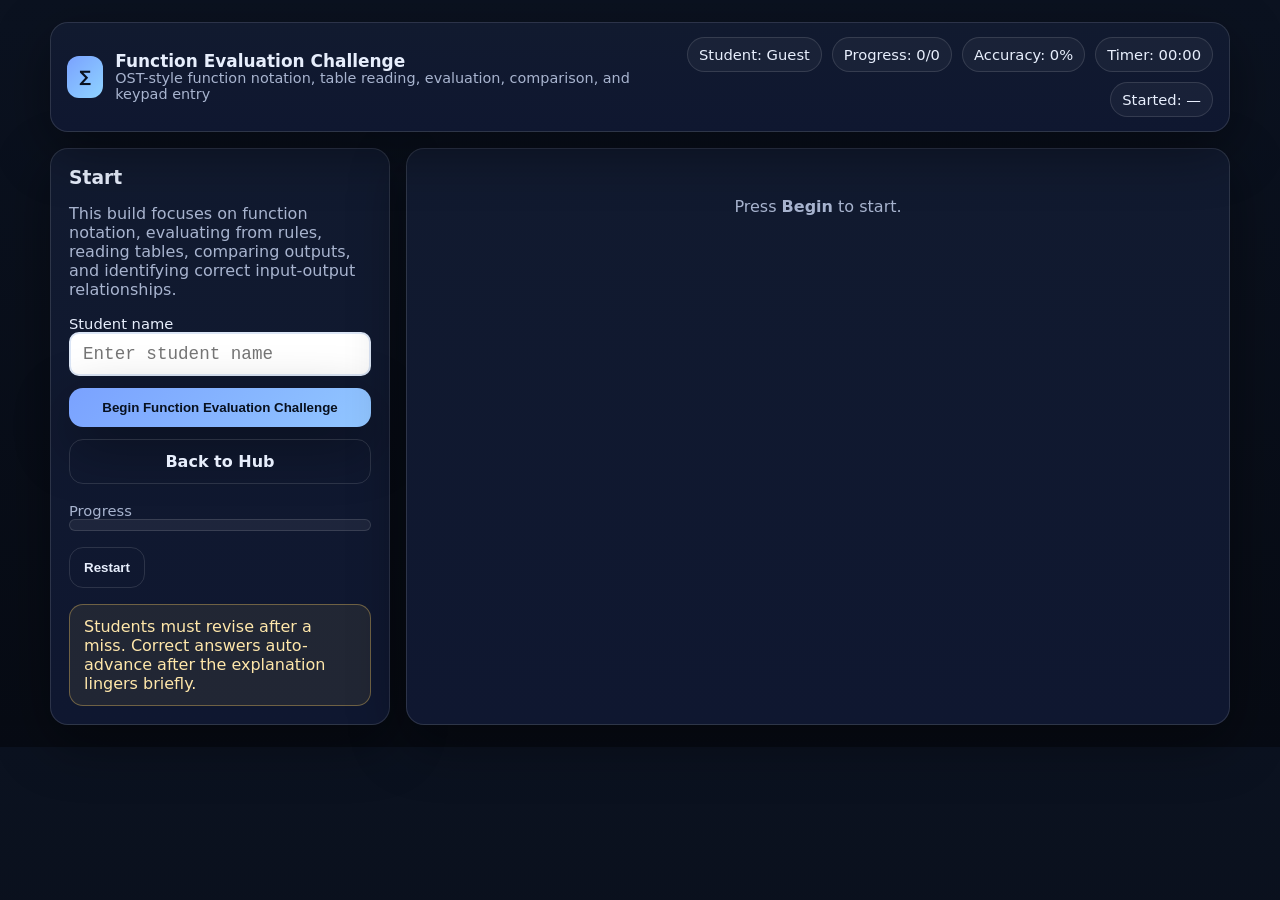
<file: games/function-evaluation-challenge.html>
<!doctype html>
<html lang="en">
<head>
  <meta charset="utf-8" />
  <meta name="viewport" content="width=device-width,initial-scale=1" />
  <title>Function Evaluation Challenge — Algebra I OST Mastery Hub</title>
  <link rel="stylesheet" href="../styles.css" />
</head>
<body>
  <div class="wrap" id="app"></div>

<script>
function shuffle(arr){
  const a = [...arr];
  for(let i = a.length - 1; i > 0; i--){
    const j = Math.floor(Math.random() * (i + 1));
    [a[i], a[j]] = [a[j], a[i]];
  }
  return a;
}

function formatTime(s){
  const m = Math.floor(s / 60).toString().padStart(2,'0');
  const sec = (s % 60).toString().padStart(2,'0');
  return `${m}:${sec}`;
}

function startTimer(el){
  let sec = 0;
  el.textContent = '00:00';
  return setInterval(() => {
    sec++;
    el.textContent = formatTime(sec);
  }, 1000);
}

function calcAccuracy(correct,total){
  return total ? Math.round((correct / total) * 100) : 0;
}

function makeKeypad(targetResolver, mode='basic'){
  const shell = document.createElement('div');
  shell.className = 'keypad-shell';

  const left = document.createElement('div');
  left.className = 'keypad-core';

  const right = document.createElement('div');
  right.className = 'keypad-ext';

  const core = ['1','2','3','4','5','6','7','8','9','0','.','⌫'];

  core.forEach(v => {
    const b = document.createElement('button');
    b.className = 'kbtn';
    b.type = 'button';
    b.textContent = v;
    b.onclick = () => press(v);
    left.appendChild(b);
  });

  let extras = [];
  if(mode === 'basic') extras = ['-','(',')','clear'];
  if(mode === 'function') extras = ['x','+','-','×','÷','^','(',')','clear'];
  if(mode === 'compare') extras = ['<','>','=','clear'];

  extras.forEach(v => {
    const b = document.createElement('button');
    b.className = 'kbtn dark';
    b.type = 'button';
    b.textContent = v;
    b.onclick = () => press(v);
    right.appendChild(b);
  });

  shell.append(left, right);

  function press(v){
    const el = targetResolver();
    if(!el) return;

    if(v === '⌫'){
      el.value = el.value.slice(0,-1);
      el.dispatchEvent(new Event('input'));
      return;
    }

    if(v === 'clear'){
      el.value = '';
      el.dispatchEvent(new Event('input'));
      return;
    }

    if(v === '×') v = '*';
    if(v === '÷') v = '/';

    el.value += v;
    el.dispatchEvent(new Event('input'));
  }

  return shell;
}

function buildHeader(title, sub){
  return `
    <div class="panel header">
      <div class="brand">
        <div class="brand-badge">∑</div>
        <div>
          <h1>${title}</h1>
          <div class="sub">${sub}</div>
        </div>
      </div>
      <div class="statusbar">
        <div class="pill">Student: <span id="studentNameOut">Guest</span></div>
        <div class="pill">Progress: <span id="progressOut">0/0</span></div>
        <div class="pill">Accuracy: <span id="accuracyOut">0%</span></div>
        <div class="pill">Timer: <span id="timerOut">00:00</span></div>
        <div class="pill">Started: <span id="startedOut">—</span></div>
      </div>
    </div>
  `;
}

function todayStamp(){
  return new Date().toLocaleString();
}

function normalize(s){
  return String(s).replace(/\s+/g,'').toLowerCase();
}

function tableHtml(headers, rows){
  return `
    <div class="table-box">
      <table style="width:100%;border-collapse:collapse;background:#fff;color:#111;border-radius:12px;overflow:hidden">
        <thead>
          <tr>
            ${headers.map(h => `<th style="border:1px solid #d7e0f0;padding:10px;background:#eef3fb">${h}</th>`).join('')}
          </tr>
        </thead>
        <tbody>
          ${rows.map(r => `
            <tr>
              ${r.map(c => `<td style="border:1px solid #d7e0f0;padding:10px;text-align:center">${c}</td>`).join('')}
            </tr>
          `).join('')}
        </tbody>
      </table>
    </div>
  `;
}

const questionBank = [
  {type:'mc', prompt:'If f(x) = 2x + 3, what is f(4)?', choices:['11','10','8','5'], answer:0, hint:'Substitute 4 for x.', explanation:'f(4) = 2(4) + 3 = 11.'},

  {type:'entry', prompt:'If g(x) = x² - 1, enter the value of g(5).', answer:'24', hint:'Square 5 first, then subtract 1.', explanation:'g(5) = 25 - 1 = 24.', keypad:'basic'},

  {type:'mc', prompt:'In the expression h(7), what does the 7 represent?', choices:['The input value','The output value','The slope','The y-intercept'], answer:0, hint:'It is the value being plugged into the function.', explanation:'The number inside the parentheses is the input.'},

  {type:'multi', prompt:'Select all true statements about functions.', choices:['Each input has exactly one output','A function can be represented by a table','Two different inputs can share the same output','A function rule can be written as f(x)','A function must always be linear'], answer:[0,1,2,3], hint:'Think about what makes a relation a function.', explanation:'A function gives one output for each input, and it can be shown in different forms. It does not have to be linear.'},

  {type:'mc', prompt:'If p(x) = 3x - 4, what is p(2)?', choices:['2','6','10','-2'], answer:0, hint:'Substitute 2 for x.', explanation:'p(2) = 3(2) - 4 = 2.'},

  {type:'entry', prompt:'If r(x) = 4 - x, enter r(-3).', answer:'7', hint:'Be careful subtracting a negative.', explanation:'r(-3) = 4 - (-3) = 7.', keypad:'basic'},

  {type:'mc', prompt:'A function table shows x = 1 gives y = 6. Which statement is correct?', choices:['f(1) = 6','f(6) = 1','1 = f(6)','6 is always the input'], answer:0, hint:'Input goes inside the parentheses.', explanation:'If input 1 gives output 6, then f(1) = 6.'},

  {type:'tableEntry', prompt:'Use the table to find the output when x = 3.', headers:['x','f(x)'], rows:[[0,2],[1,5],[2,8],[3,11]], answer:'11', hint:'Read the row where x = 3.', explanation:'The table shows that when x = 3, f(x) = 11.'},

  {type:'mc', prompt:'If f(x) = x + 9, which expression finds the output when the input is 12?', choices:['f(12)','12(f)','x + 12','9(12)'], answer:0, hint:'Function notation places the input in parentheses.', explanation:'f(12) means evaluate the function at input 12.'},

  {type:'entry', prompt:'If t(x) = 2x², enter t(3).', answer:'18', hint:'Square 3, then multiply by 2.', explanation:'t(3) = 2(9) = 18.', keypad:'basic'},

  {type:'dropdown', prompt:'Complete the statement. In function notation, f(5) means the [ input / output ] is 5, and f(5) represents the [ output / equation ].', dropdowns:[['input','output'],['output','equation']], answer:['input','output'], hint:'The number inside the parentheses is what goes in.', explanation:'5 is the input, and f(5) is the resulting output.'},

  {type:'mc', prompt:'If a table shows x-values 2, 4, 6 and outputs 5, 7, 9, what is the output when the input is 4?', choices:['7','4','6','9'], answer:0, hint:'Match the input to its row.', explanation:'The table shows input 4 gives output 7.'},

  {type:'entry', prompt:'If m(x) = 5x + 1, enter m(0).', answer:'1', hint:'Substitute 0 for x.', explanation:'m(0) = 5(0) + 1 = 1.', keypad:'basic'},

  {type:'mc', prompt:'Which of the following represents evaluating a function?', choices:['Substituting an input value into the rule','Finding the slope only','Graphing every ordered pair possible','Changing the variable name'], answer:0, hint:'Evaluation means finding an output from a known input.', explanation:'Evaluating a function means plugging in an input to determine the output.'},

  {type:'tableEntry', prompt:'Use the table to find q(6).', headers:['x','q(x)'], rows:[[2,1],[4,3],[6,5],[8,7]], answer:'5', hint:'Locate the row with x = 6.', explanation:'The table shows q(6) = 5.'},

  {type:'mc', prompt:'If s(x) = x² + 2x, what is s(2)?', choices:['8','6','4','10'], answer:0, hint:'Square 2 and also compute 2x.', explanation:'s(2) = 2² + 2(2) = 4 + 4 = 8.'},

  {type:'entry', prompt:'If w(x) = 10 - 2x, enter w(4).', answer:'2', hint:'Multiply 2 by 4, then subtract from 10.', explanation:'w(4) = 10 - 8 = 2.', keypad:'basic'},

  {type:'mc', prompt:'Which value is the input in k(9) = 14?', choices:['9','14','k','=' ], answer:0, hint:'The input is the number inside the parentheses.', explanation:'In k(9), the input is 9.'},

  {type:'multi', prompt:'Select all expressions that correctly use function notation.', choices:['f(3)','g(x)','h = 7','p(2) = 5','x(f)'], answer:[0,1,3], hint:'Proper notation places the input inside parentheses after the function name.', explanation:'f(3), g(x), and p(2) = 5 are all correct uses of function notation.'},

  {type:'entry', prompt:'If y = 3x + 4 defines a function, enter the output when x = 6.', answer:'22', hint:'Substitute 6 for x.', explanation:'y = 3(6) + 4 = 22.', keypad:'basic'},

  {type:'tableCompare', prompt:'Use the table to compare outputs. Enter >, <, or = to compare f(1) ___ f(3).', headers:['x','f(x)'], rows:[[0,4],[1,7],[2,10],[3,13]], answer:'<', hint:'Read both outputs, then compare 7 and 13.', explanation:'f(1) = 7 and f(3) = 13, so 7 < 13.', keypad:'compare'},

  {type:'mc', prompt:'If a function rule is a(x) = x - 8, what is a(12)?', choices:['4','20','-4','8'], answer:0, hint:'Subtract 8 from 12.', explanation:'a(12) = 12 - 8 = 4.'},

  {type:'entry', prompt:'If b(x) = 2x + 10, enter b(-2).', answer:'6', hint:'Multiply first, then add.', explanation:'b(-2) = 2(-2) + 10 = 6.', keypad:'basic'},

  {type:'mc', prompt:'A function table shows input 5 has output -1. Which statement is true?', choices:['f(5) = -1','f(-1) = 5','5 = f(-1)','The output is always positive'], answer:0, hint:'The input is 5, so 5 goes inside the parentheses.', explanation:'If 5 maps to -1, then f(5) = -1.'},

  {type:'dropdown', prompt:'Complete the statement. To evaluate f(x), you replace x with the [ input value / output value ] and then [ simplify / graph first ].', dropdowns:[['input value','output value'],['simplify','graph first']], answer:['input value','simplify'], hint:'Evaluation is substitution followed by computation.', explanation:'You substitute the input value for x and then simplify.'},

  {type:'tableEntry', prompt:'Use the table to find h(2).', headers:['x','h(x)'], rows:[[-1,9],[0,6],[1,3],[2,0]], answer:'0', hint:'Find the row where x = 2.', explanation:'The table shows h(2) = 0.'},

  {type:'mc', prompt:'If c(x) = 4x - 5, what is c(3)?', choices:['7','12','1','-7'], answer:0, hint:'Multiply first, then subtract 5.', explanation:'c(3) = 4(3) - 5 = 12 - 5 = 7.'},

  {type:'entry', prompt:'If d(x) = x² + 3, enter d(4).', answer:'19', hint:'Square 4, then add 3.', explanation:'d(4) = 16 + 3 = 19.', keypad:'basic'},

  {type:'mc', prompt:'Which table could represent a function?', choices:['x:1,2,3 and y:4,4,4','x:1,1,2 and y:3,5,7','x:2,2,2 and y:1,2,3','x:4,4,5 and y:6,7,8'], answer:0, hint:'A function cannot assign two different outputs to the same input.', explanation:'The first table is a function because each input has exactly one output.'},

  {type:'entry', prompt:'If e(x) = 7 - x², enter e(2).', answer:'3', hint:'Square 2 before subtracting.', explanation:'e(2) = 7 - 4 = 3.', keypad:'basic'}
];

const questions = shuffle(questionBank).slice(0, Math.min(30, questionBank.length));
let index = 0;
let correct = 0;
let attempts = 0;
let activeInput = null;
let timerId = null;
let gameStarted = false;

const app = document.getElementById('app');

app.innerHTML = `
  ${buildHeader('Function Evaluation Challenge','OST-style function notation, table reading, evaluation, comparison, and keypad entry')}
  <div class="grid grid-2">
    <div class="panel side">
      <h3>Start</h3>
      <p class="muted">This build focuses on function notation, evaluating from rules, reading tables, comparing outputs, and identifying correct input-output relationships.</p>
      <div class="tools">
        <label class="small">Student name<br><input id="studentName" class="answer-box" style="min-height:44px" placeholder="Enter student name" /></label>
        <button class="btn" id="beginBtn">Begin Function Evaluation Challenge</button>
        <a class="btn secondary center" href="../index.html">Back to Hub</a>
      </div>
      <div style="margin-top:18px">
        <div class="small muted">Progress</div>
        <div class="progress"><span id="progressBar"></span></div>
      </div>
      <div class="footer-controls">
        <button class="btn secondary" id="restartBtn" disabled>Restart</button>
      </div>
      <div class="notice" style="margin-top:16px">Students must revise after a miss. Correct answers auto-advance after the explanation lingers briefly.</div>
    </div>
    <div class="panel question" id="stage">
      <div class="center muted" style="padding:28px 12px">Press <strong>Begin</strong> to start.</div>
    </div>
  </div>
`;

document.getElementById('beginBtn').onclick = startGame;
document.getElementById('restartBtn').onclick = () => location.reload();

function startGame(){
  if(gameStarted) return;
  gameStarted = true;

  document.getElementById('studentNameOut').textContent =
    document.getElementById('studentName').value.trim() || 'Guest';
  document.getElementById('startedOut').textContent = todayStamp();
  document.getElementById('restartBtn').disabled = false;

  if(timerId) clearInterval(timerId);
  timerId = startTimer(document.getElementById('timerOut'));

  renderQuestion();
}

function renderQuestion(){
  const q = questions[index];

  if(!q){
    clearInterval(timerId);
    const stage = document.getElementById('stage');
    stage.innerHTML = `
      <div class="center" style="padding:30px 12px">
        <div class="qnum" style="margin:0 auto 12px;background:var(--good)">✓</div>
        <h2>Round Complete</h2>
        <p class="muted">Final accuracy: <strong>${calcAccuracy(correct,attempts)}%</strong> • Correct: <strong>${correct}</strong> / ${questions.length}</p>
        <div class="footer-controls" style="justify-content:center">
          <button class="btn" onclick="location.reload()">Play Again</button>
          <a class="btn secondary" href="../index.html">Back to Hub</a>
        </div>
      </div>
    `;
    document.getElementById('progressOut').textContent = `${questions.length}/${questions.length}`;
    document.getElementById('accuracyOut').textContent = `${calcAccuracy(correct,attempts)}%`;
    document.getElementById('progressBar').style.width = '100%';
    return;
  }

  document.getElementById('progressOut').textContent = `${index + 1}/${questions.length}`;
  document.getElementById('accuracyOut').textContent = `${calcAccuracy(correct,attempts)}%`;
  document.getElementById('progressBar').style.width = `${(index / questions.length) * 100}%`;

  const stage = document.getElementById('stage');
  let body = '';

  if(q.type === 'mc' || q.type === 'multi'){
    const labels = 'ABCDEFGHIJKLMNOPQRSTUVWXYZ'.split('');
    const items = q.choices.map((c,i) => ({ text:c, idx:i }));
    q.renderChoices = shuffle(items);

    body = `
      <div class="choices">
        ${q.renderChoices.map((c,i) => `
          <label class="choice">
            <input type="${q.type === 'mc' ? 'radio' : 'checkbox'}" name="choice" value="${c.idx}">
            <span class="choice-label">${labels[i]}</span>
            <span>${c.text}</span>
          </label>
        `).join('')}
      </div>
      <div class="footer-controls">
        <button class="btn" id="submitBtn">Check Answer</button>
      </div>
    `;
  }

  if(q.type === 'entry'){
    body = `
      <div class="answer-row">
        <span class="small muted">Answer:</span>
        <input class="answer-box" id="entryInput" autocomplete="off">
      </div>
      <div class="tools" id="keypadHost"></div>
      <div class="footer-controls">
        <button class="btn" id="submitBtn">Check Answer</button>
      </div>
    `;
  }

  if(q.type === 'dropdown'){
    const parts = q.prompt.split(/\[.*?\]/g);
    body = `
      <div class="prompt">
        ${parts[0]}
        <select class="answer-box dd" style="width:auto;min-height:44px">
          ${q.dropdowns[0].map(v => `<option>${v}</option>`).join('')}
        </select>
        ${parts[1]}
        <select class="answer-box dd" style="width:auto;min-height:44px">
          ${q.dropdowns[1].map(v => `<option>${v}</option>`).join('')}
        </select>
        ${parts[2] || ''}
      </div>
      <div class="footer-controls">
        <button class="btn" id="submitBtn">Check Answer</button>
      </div>
    `;
  }

  if(q.type === 'tableEntry'){
    body = `
      ${tableHtml(q.headers, q.rows)}
      <div class="answer-row" style="margin-top:14px">
        <span class="small muted">Answer:</span>
        <input class="answer-box" id="entryInput" autocomplete="off">
      </div>
      <div class="tools" id="keypadHost"></div>
      <div class="footer-controls">
        <button class="btn" id="submitBtn">Check Answer</button>
      </div>
    `;
  }

  if(q.type === 'tableCompare'){
    body = `
      ${tableHtml(q.headers, q.rows)}
      <div class="answer-row" style="margin-top:14px">
        <span class="small muted">Comparison symbol:</span>
        <input class="answer-box" id="entryInput" autocomplete="off" placeholder="Enter >, <, or =">
      </div>
      <div class="tools" id="keypadHost"></div>
      <div class="footer-controls">
        <button class="btn" id="submitBtn">Check Answer</button>
      </div>
    `;
  }

  stage.innerHTML = `
    <div class="q-meta">
      <div class="flex">
        <div class="qnum">${index + 1}</div>
        <div>
          <div class="small muted">Function Evaluation Challenge</div>
          <div class="small">Question ${index + 1} of ${questions.length}</div>
        </div>
      </div>
      <a class="btn secondary" href="../index.html">Exit</a>
    </div>

    <div class="prompt">${q.prompt}</div>
    ${body}
    <div class="feedback" id="feedback"></div>
  `;

  if(q.type === 'entry'){
    const input = document.getElementById('entryInput');
    activeInput = input;
    document.getElementById('keypadHost').appendChild(makeKeypad(() => activeInput, q.keypad || 'basic'));
    input.focus();
  }

  if(q.type === 'tableEntry'){
    const input = document.getElementById('entryInput');
    activeInput = input;
    document.getElementById('keypadHost').appendChild(makeKeypad(() => activeInput, 'basic'));
    input.focus();
  }

  if(q.type === 'tableCompare'){
    const input = document.getElementById('entryInput');
    activeInput = input;
    document.getElementById('keypadHost').appendChild(makeKeypad(() => activeInput, q.keypad || 'compare'));
    input.focus();
  }

  document.getElementById('submitBtn').onclick = checkAnswer;
}

function showFeedback(type, text){
  const fb = document.getElementById('feedback');
  fb.className = `feedback show ${type}`;
  fb.innerHTML = text;
}

function lockQuestionInputs(){
  document.querySelectorAll('input, select, button.kbtn').forEach(el => {
    el.disabled = true;
  });
  const submitBtn = document.getElementById('submitBtn');
  if(submitBtn) submitBtn.disabled = true;
}

function markChoicesMC(answerIdx){
  document.querySelectorAll('.choice').forEach(label => {
    const input = label.querySelector('input');
    if(Number(input.value) === answerIdx){
      label.classList.add('correct');
    } else if(input.checked){
      label.classList.add('incorrect');
    }
  });
}

function markChoicesMulti(answerSet){
  document.querySelectorAll('.choice').forEach(label => {
    const input = label.querySelector('input');
    if(answerSet.includes(Number(input.value))){
      label.classList.add('correct');
    } else if(input.checked){
      label.classList.add('incorrect');
    }
  });
}

function checkAnswer(){
  const q = questions[index];
  attempts++;
  let ok = false;

  if(q.type === 'mc'){
    const picked = document.querySelector('input[name="choice"]:checked');
    if(!picked) return showFeedback('bad','Select one answer first.');
    ok = Number(picked.value) === q.answer;
    markChoicesMC(q.answer);
  }

  if(q.type === 'multi'){
    const picks = [...document.querySelectorAll('input[name="choice"]:checked')]
      .map(x => Number(x.value))
      .sort((a,b) => a - b);

    if(!picks.length) return showFeedback('bad','Choose all answers you believe are correct.');

    ok = JSON.stringify(picks) === JSON.stringify([...q.answer].sort((a,b) => a - b));
    markChoicesMulti(q.answer);
  }

  if(q.type === 'entry' || q.type === 'tableEntry' || q.type === 'tableCompare'){
    ok = normalize(document.getElementById('entryInput').value) === normalize(q.answer);
  }

  if(q.type === 'dropdown'){
    const vals = [...document.querySelectorAll('.dd')].map(s => s.value);
    ok = vals.every((v,i) => v === q.answer[i]);
  }

  document.getElementById('accuracyOut').textContent = `${calcAccuracy(correct,attempts)}%`;

  if(ok){
    correct++;
    document.getElementById('accuracyOut').textContent = `${calcAccuracy(correct,attempts)}%`;
    showFeedback('good', `<strong>Correct.</strong> ${q.explanation}`);
    lockQuestionInputs();
    setTimeout(() => {
      index++;
      renderQuestion();
    }, 1900);
  } else {
    showFeedback('bad', `<strong>Not yet.</strong> Hint: ${q.hint}<br><span class="muted">Revise your answer and try again.</span>`);
  }
}
</script>
</body>
</html>
</file>
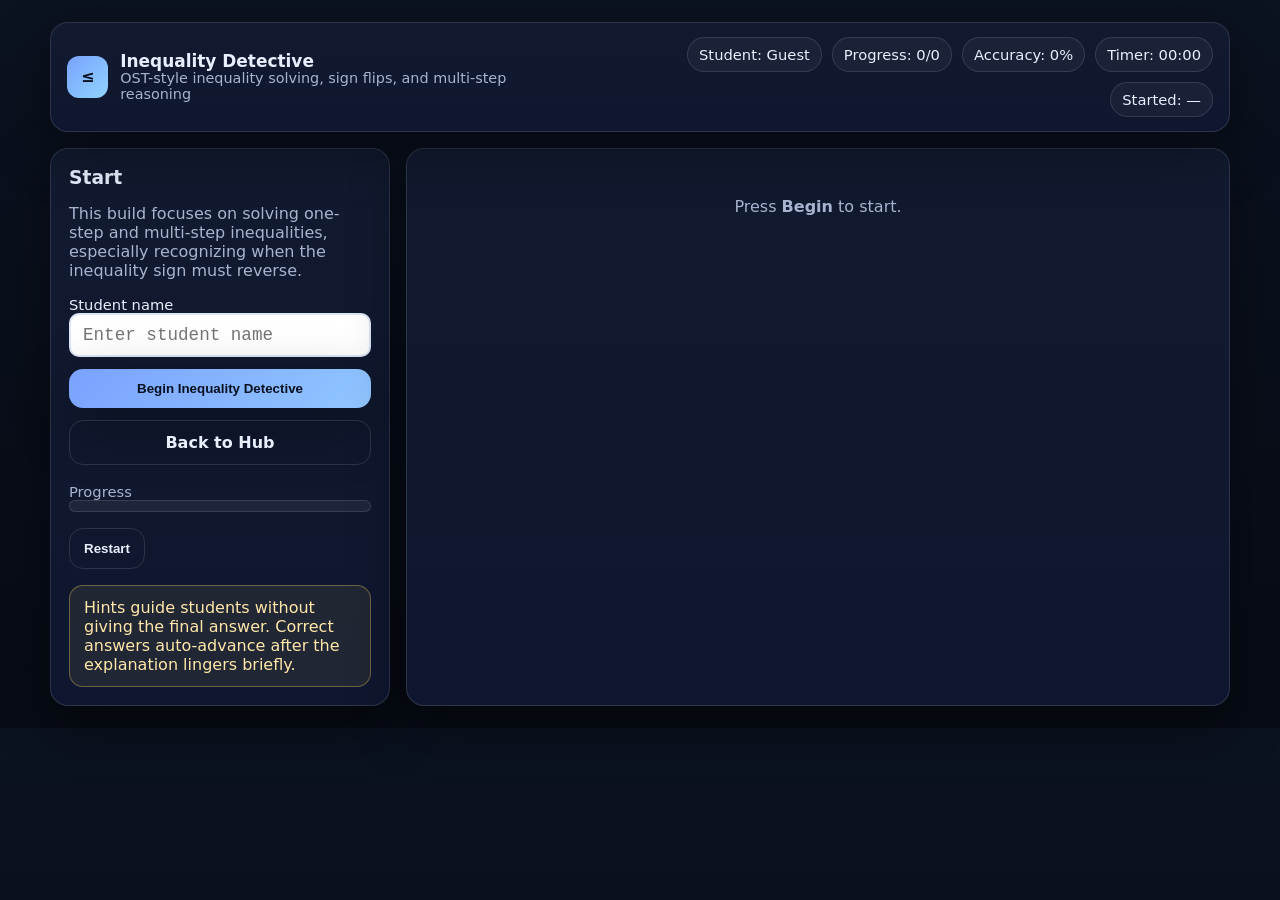
<file: games/inequality-detective.html>
<!doctype html>
<html lang="en">
<head>
  <meta charset="utf-8" />
  <meta name="viewport" content="width=device-width,initial-scale=1" />
  <title>Inequality Detective — Algebra I OST Mastery Hub</title>
  <link rel="stylesheet" href="../styles.css" />
</head>
<body>
  <div class="wrap" id="app"></div>

<script>
function shuffle(arr){
  const a = [...arr];
  for(let i = a.length - 1; i > 0; i--){
    const j = Math.floor(Math.random() * (i + 1));
    [a[i], a[j]] = [a[j], a[i]];
  }
  return a;
}

function formatTime(s){
  const m = Math.floor(s / 60).toString().padStart(2,'0');
  const sec = (s % 60).toString().padStart(2,'0');
  return `${m}:${sec}`;
}

function startTimer(el){
  let sec = 0;
  el.textContent = '00:00';
  return setInterval(() => {
    sec++;
    el.textContent = formatTime(sec);
  }, 1000);
}

function calcAccuracy(correct,total){
  return total ? Math.round((correct / total) * 100) : 0;
}

function buildHeader(title, sub){
  return `
    <div class="panel header">
      <div class="brand">
        <div class="brand-badge">≤</div>
        <div>
          <h1>${title}</h1>
          <div class="sub">${sub}</div>
        </div>
      </div>
      <div class="statusbar">
        <div class="pill">Student: <span id="studentNameOut">Guest</span></div>
        <div class="pill">Progress: <span id="progressOut">0/0</span></div>
        <div class="pill">Accuracy: <span id="accuracyOut">0%</span></div>
        <div class="pill">Timer: <span id="timerOut">00:00</span></div>
        <div class="pill">Started: <span id="startedOut">—</span></div>
      </div>
    </div>
  `;
}

function todayStamp(){
  return new Date().toLocaleString();
}

const questionBank = [
  {type:'mc', prompt:'Solve: x + 3 > 7', choices:['x > 4','x < 4','x ≥ 4','x ≤ 4'], answer:0, hint:'Subtract 3 from both sides.', explanation:'Subtracting 3 gives x > 4.'},
  {type:'mc', prompt:'Solve: x - 5 < 2', choices:['x < 7','x > 7','x ≤ 7','x ≥ 7'], answer:0, hint:'Add 5 to both sides.', explanation:'Adding 5 gives x < 7.'},
  {type:'mc', prompt:'Solve: 2x > 10', choices:['x > 5','x < 5','x ≥ 5','x ≤ 5'], answer:0, hint:'Divide both sides by 2.', explanation:'Dividing by 2 gives x > 5.'},
  {type:'mc', prompt:'Solve: 3x ≤ 12', choices:['x ≤ 4','x < 4','x ≥ 4','x > 4'], answer:0, hint:'Divide by 3.', explanation:'Dividing by 3 gives x ≤ 4.'},
  {type:'mc', prompt:'Solve: x + 8 ≥ 15', choices:['x ≥ 7','x > 7','x ≤ 7','x < 7'], answer:0, hint:'Subtract 8.', explanation:'Subtracting 8 gives x ≥ 7.'},
  {type:'mc', prompt:'Solve: x - 4 ≥ 9', choices:['x ≥ 13','x > 13','x ≤ 13','x < 13'], answer:0, hint:'Add 4.', explanation:'Adding 4 gives x ≥ 13.'},
  {type:'mc', prompt:'Solve: 5x < 25', choices:['x < 5','x > 5','x ≤ 5','x ≥ 5'], answer:0, hint:'Divide by 5.', explanation:'Dividing by 5 gives x < 5.'},
  {type:'mc', prompt:'Solve: 4x ≥ 20', choices:['x ≥ 5','x > 5','x ≤ 5','x < 5'], answer:0, hint:'Divide by 4.', explanation:'Dividing by 4 gives x ≥ 5.'},
  {type:'mc', prompt:'Solve: -x > 6', choices:['x < -6','x > -6','x ≤ -6','x ≥ -6'], answer:0, hint:'Multiply by -1 and reverse the sign.', explanation:'Multiplying by -1 gives x < -6.'},
  {type:'mc', prompt:'Solve: -x < 2', choices:['x > -2','x < -2','x ≥ -2','x ≤ -2'], answer:0, hint:'Multiply by -1 and reverse the sign.', explanation:'Multiplying by -1 gives x > -2.'},
  {type:'mc', prompt:'Solve: -2x > 8', choices:['x < -4','x > -4','x ≤ -4','x ≥ -4'], answer:0, hint:'Divide by -2 and reverse the sign.', explanation:'Dividing by -2 gives x < -4.'},
  {type:'mc', prompt:'Solve: -3x ≤ 12', choices:['x ≥ -4','x ≤ -4','x > -4','x < -4'], answer:0, hint:'Divide by -3 and reverse the sign.', explanation:'Dividing by -3 gives x ≥ -4.'},
  {type:'mc', prompt:'Solve: x/2 > 6', choices:['x > 12','x < 12','x ≥ 12','x ≤ 12'], answer:0, hint:'Multiply both sides by 2.', explanation:'Multiplying by 2 gives x > 12.'},
  {type:'mc', prompt:'Solve: x/4 ≤ 3', choices:['x ≤ 12','x < 12','x ≥ 12','x > 12'], answer:0, hint:'Multiply by 4.', explanation:'Multiplying by 4 gives x ≤ 12.'},
  {type:'mc', prompt:'Solve: 2x + 3 > 11', choices:['x > 4','x < 4','x ≥ 4','x ≤ 4'], answer:0, hint:'Subtract 3, then divide by 2.', explanation:'2x > 8, so x > 4.'},
  {type:'mc', prompt:'Solve: 3x - 6 < 9', choices:['x < 5','x > 5','x ≤ 5','x ≥ 5'], answer:0, hint:'Add 6, then divide by 3.', explanation:'3x < 15, so x < 5.'},
  {type:'mc', prompt:'Solve: 4x + 8 ≥ 24', choices:['x ≥ 4','x > 4','x ≤ 4','x < 4'], answer:0, hint:'Subtract 8, then divide by 4.', explanation:'4x ≥ 16, so x ≥ 4.'},
  {type:'mc', prompt:'Solve: 5x - 10 ≤ 15', choices:['x ≤ 5','x < 5','x ≥ 5','x > 5'], answer:0, hint:'Add 10, then divide by 5.', explanation:'5x ≤ 25, so x ≤ 5.'},
  {type:'mc', prompt:'Solve: -2x + 4 > 10', choices:['x < -3','x > -3','x ≤ -3','x ≥ -3'], answer:0, hint:'Subtract 4, then divide by -2 and reverse the sign.', explanation:'-2x > 6, so x < -3.'},
  {type:'mc', prompt:'Solve: -3x - 6 ≤ 9', choices:['x ≥ -5','x ≤ -5','x > -5','x < -5'], answer:0, hint:'Add 6, then divide by -3 and reverse the sign.', explanation:'-3x ≤ 15, so x ≥ -5.'},
  {type:'mc', prompt:'When dividing an inequality by a negative number, you must', choices:['reverse the inequality sign','keep the inequality sign the same','add 1 to both sides','square both sides'], answer:0, hint:'Negative operations reverse direction.', explanation:'Dividing or multiplying by a negative reverses the inequality sign.'},
  {type:'mc', prompt:'Which statement matches x ≥ 3?', choices:['All numbers 3 and greater','All numbers greater than 3 only','All numbers less than 3','All numbers 3 and less'], answer:0, hint:'The line under the symbol means include 3.', explanation:'x ≥ 3 includes 3 and all greater numbers.'},
  {type:'mc', prompt:'Which statement matches x < -2?', choices:['All numbers less than -2','All numbers greater than -2','All numbers less than or equal to -2','All numbers greater than or equal to -2'], answer:0, hint:'Strictly less than does not include -2.', explanation:'x < -2 means all values less than -2.'},
  {type:'mc', prompt:'Solve: 6 + x > 1', choices:['x > -5','x < -5','x ≥ -5','x ≤ -5'], answer:0, hint:'Subtract 6.', explanation:'Subtracting 6 gives x > -5.'},
  {type:'mc', prompt:'Solve: 9 - x ≤ 4', choices:['x ≥ 5','x ≤ 5','x > 5','x < 5'], answer:0, hint:'Subtract 9, then multiply by -1 and reverse the sign.', explanation:'-x ≤ -5, so x ≥ 5.'},
  {type:'mc', prompt:'Solve: 7x + 14 < 0', choices:['x < -2','x > -2','x ≤ -2','x ≥ -2'], answer:0, hint:'Subtract 14, then divide by 7.', explanation:'7x < -14, so x < -2.'},
  {type:'mc', prompt:'Solve: 8 - 2x > 0', choices:['x < 4','x > 4','x ≤ 4','x ≥ 4'], answer:0, hint:'Subtract 8, then divide by -2 and reverse the sign.', explanation:'-2x > -8, so x < 4.'},
  {type:'mc', prompt:'Solve: 2(x + 3) ≤ 14', choices:['x ≤ 4','x < 4','x ≥ 4','x > 4'], answer:0, hint:'Distribute first or divide both sides by 2.', explanation:'2x + 6 ≤ 14, so 2x ≤ 8 and x ≤ 4.'},
  {type:'mc', prompt:'Solve: 3(x - 1) > 12', choices:['x > 5','x < 5','x ≥ 5','x ≤ 5'], answer:0, hint:'Distribute and solve.', explanation:'3x - 3 > 12, so 3x > 15 and x > 5.'},
  {type:'mc', prompt:'Solve: -4(x + 2) ≥ 8', choices:['x ≤ -4','x ≥ -4','x < -4','x > -4'], answer:0, hint:'Distribute, then divide by -4 and reverse the sign.', explanation:'-4x - 8 ≥ 8, so -4x ≥ 16 and x ≤ -4.'}
];

const questions = shuffle(questionBank).slice(0, Math.min(30, questionBank.length));
let index = 0;
let correct = 0;
let attempts = 0;
let timerId = null;
let gameStarted = false;

const app = document.getElementById('app');

app.innerHTML = `
  ${buildHeader('Inequality Detective','OST-style inequality solving, sign flips, and multi-step reasoning')}
  <div class="grid grid-2">
    <div class="panel side">
      <h3>Start</h3>
      <p class="muted">This build focuses on solving one-step and multi-step inequalities, especially recognizing when the inequality sign must reverse.</p>
      <div class="tools">
        <label class="small">Student name<br><input id="studentName" class="answer-box" style="min-height:44px" placeholder="Enter student name" /></label>
        <button class="btn" id="beginBtn">Begin Inequality Detective</button>
        <a class="btn secondary center" href="../index.html">Back to Hub</a>
      </div>
      <div style="margin-top:18px">
        <div class="small muted">Progress</div>
        <div class="progress"><span id="progressBar"></span></div>
      </div>
      <div class="footer-controls">
        <button class="btn secondary" id="restartBtn" disabled>Restart</button>
      </div>
      <div class="notice" style="margin-top:16px">Hints guide students without giving the final answer. Correct answers auto-advance after the explanation lingers briefly.</div>
    </div>
    <div class="panel question" id="stage">
      <div class="center muted" style="padding:28px 12px">Press <strong>Begin</strong> to start.</div>
    </div>
  </div>
`;

document.getElementById('beginBtn').onclick = startGame;
document.getElementById('restartBtn').onclick = () => location.reload();

function startGame(){
  if(gameStarted) return;
  gameStarted = true;

  document.getElementById('studentNameOut').textContent =
    document.getElementById('studentName').value.trim() || 'Guest';
  document.getElementById('startedOut').textContent = todayStamp();
  document.getElementById('restartBtn').disabled = false;

  if(timerId) clearInterval(timerId);
  timerId = startTimer(document.getElementById('timerOut'));

  renderQuestion();
}

function renderQuestion(){
  const q = questions[index];

  if(!q){
    clearInterval(timerId);
    const stage = document.getElementById('stage');
    stage.innerHTML = `
      <div class="center" style="padding:30px 12px">
        <div class="qnum" style="margin:0 auto 12px;background:var(--good)">✓</div>
        <h2>Round Complete</h2>
        <p class="muted">Final accuracy: <strong>${calcAccuracy(correct,attempts)}%</strong> • Correct: <strong>${correct}</strong> / ${questions.length}</p>
        <div class="footer-controls" style="justify-content:center">
          <button class="btn" onclick="location.reload()">Play Again</button>
          <a class="btn secondary" href="../index.html">Back to Hub</a>
        </div>
      </div>
    `;
    document.getElementById('progressOut').textContent = `${questions.length}/${questions.length}`;
    document.getElementById('accuracyOut').textContent = `${calcAccuracy(correct,attempts)}%`;
    document.getElementById('progressBar').style.width = '100%';
    return;
  }

  document.getElementById('progressOut').textContent = `${index + 1}/${questions.length}`;
  document.getElementById('accuracyOut').textContent = `${calcAccuracy(correct,attempts)}%`;
  document.getElementById('progressBar').style.width = `${(index / questions.length) * 100}%`;

  const labels = 'ABCDEFGHIJKLMNOPQRSTUVWXYZ'.split('');
  const items = q.choices.map((c,i) => ({ text:c, idx:i }));
  q.renderChoices = shuffle(items);

  document.getElementById('stage').innerHTML = `
    <div class="q-meta">
      <div class="flex">
        <div class="qnum">${index + 1}</div>
        <div>
          <div class="small muted">Inequality Detective</div>
          <div class="small">Question ${index + 1} of ${questions.length}</div>
        </div>
      </div>
      <a class="btn secondary" href="../index.html">Exit</a>
    </div>

    <div class="prompt">${q.prompt}</div>

    <div class="choices">
      ${q.renderChoices.map((c,i) => `
        <label class="choice">
          <input type="radio" name="choice" value="${c.idx}">
          <span class="choice-label">${labels[i]}</span>
          <span>${c.text}</span>
        </label>
      `).join('')}
    </div>

    <div class="footer-controls">
      <button class="btn" id="submitBtn">Check Answer</button>
    </div>

    <div class="feedback" id="feedback"></div>
  `;

  document.getElementById('submitBtn').onclick = checkAnswer;
}

function showFeedback(type, text){
  const fb = document.getElementById('feedback');
  fb.className = `feedback show ${type}`;
  fb.innerHTML = text;
}

function lockQuestionInputs(){
  document.querySelectorAll('input, select, button.kbtn').forEach(el => {
    el.disabled = true;
  });
  const submitBtn = document.getElementById('submitBtn');
  if(submitBtn) submitBtn.disabled = true;
}

function markChoicesMC(answerIdx){
  document.querySelectorAll('.choice').forEach(label => {
    const input = label.querySelector('input');
    if(Number(input.value) === answerIdx){
      label.classList.add('correct');
    } else if(input.checked){
      label.classList.add('incorrect');
    }
  });
}

function checkAnswer(){
  const q = questions[index];
  attempts++;

  const picked = document.querySelector('input[name="choice"]:checked');
  if(!picked) return showFeedback('bad','Select one answer first.');

  const ok = Number(picked.value) === q.answer;
  markChoicesMC(q.answer);

  document.getElementById('accuracyOut').textContent = `${calcAccuracy(correct,attempts)}%`;

  if(ok){
    correct++;
    document.getElementById('accuracyOut').textContent = `${calcAccuracy(correct,attempts)}%`;
    showFeedback('good', `<strong>Correct.</strong> ${q.explanation}`);
    lockQuestionInputs();
    setTimeout(() => {
      index++;
      renderQuestion();
    }, 1900);
  } else {
    showFeedback('bad', `<strong>Not yet.</strong> Hint: ${q.hint}<br><span class="muted">Revise your answer and try again.</span>`);
  }
}
</script>
</body>
</html>
</file>
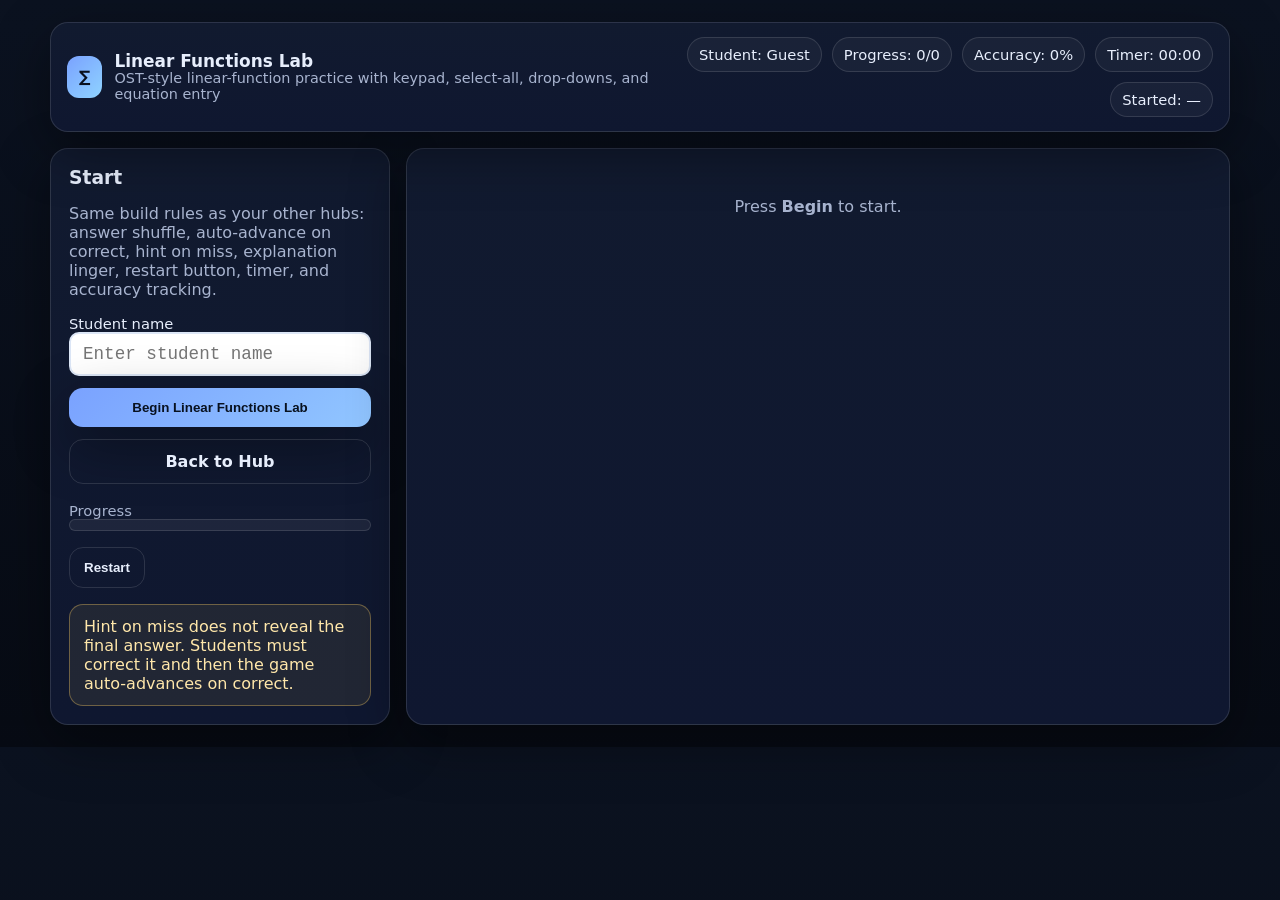
<file: games/linear-functions-lab.html>
<!doctype html>
<html lang="en">
<head>
  <meta charset="utf-8" />
  <meta name="viewport" content="width=device-width,initial-scale=1" />
  <title>Linear Functions Lab — Algebra I OST Mastery Hub</title>
  <link rel="stylesheet" href="../styles.css" />
</head>
<body>
  <div class="wrap" id="app"></div>

<script>
function shuffle(arr){
  const a = [...arr];
  for(let i = a.length - 1; i > 0; i--){
    const j = Math.floor(Math.random() * (i + 1));
    [a[i], a[j]] = [a[j], a[i]];
  }
  return a;
}

function uid(){
  return 'id' + Math.random().toString(36).slice(2,10);
}

function formatTime(s){
  const m = Math.floor(s / 60).toString().padStart(2,'0');
  const sec = (s % 60).toString().padStart(2,'0');
  return `${m}:${sec}`;
}

function startTimer(el){
  let sec = 0;
  el.textContent = '00:00';
  return setInterval(() => {
    sec++;
    el.textContent = formatTime(sec);
  }, 1000);
}

function calcAccuracy(correct,total){
  return total ? Math.round((correct / total) * 100) : 0;
}

function makeKeypad(targetResolver, mode='basic'){
  const shell = document.createElement('div');
  shell.className = 'keypad-shell';

  const left = document.createElement('div');
  left.className = 'keypad-core';

  const right = document.createElement('div');
  right.className = 'keypad-ext';

  const core = ['1','2','3','4','5','6','7','8','9','0','.','⌫'];

  core.forEach(v => {
    const b = document.createElement('button');
    b.className = 'kbtn';
    b.type = 'button';
    b.textContent = v;
    b.onclick = () => press(v);
    left.appendChild(b);
  });

  let extras = [];
  if(mode === 'basic') extras = ['←','→','clear'];
  if(mode === 'algebra') extras = ['x','+','-','×','÷','=','<','>','≤','≥','(',')','clear'];
  if(mode === 'equation') extras = ['x','y','+','-','×','÷','=','<','>','≤','≥','(',')','^','/','clear'];

  extras.forEach(v => {
    const b = document.createElement('button');
    b.className = 'kbtn dark';
    b.type = 'button';
    b.textContent = v;
    b.onclick = () => press(v);
    right.appendChild(b);
  });

  shell.append(left, right);

  function press(v){
    const el = targetResolver();
    if(!el) return;

    if(v === '⌫'){
      el.value = el.value.slice(0,-1);
      el.dispatchEvent(new Event('input'));
      return;
    }

    if(v === 'clear'){
      el.value = '';
      el.dispatchEvent(new Event('input'));
      return;
    }

    if(v === '×') v = '*';
    if(v === '÷') v = '/';
    if(v === '←' || v === '→') return;

    el.value += v;
    el.dispatchEvent(new Event('input'));
  }

  return shell;
}

function buildHeader(title, sub){
  return `
    <div class="panel header">
      <div class="brand">
        <div class="brand-badge">∑</div>
        <div>
          <h1>${title}</h1>
          <div class="sub">${sub}</div>
        </div>
      </div>
      <div class="statusbar">
        <div class="pill">Student: <span id="studentNameOut">Guest</span></div>
        <div class="pill">Progress: <span id="progressOut">0/0</span></div>
        <div class="pill">Accuracy: <span id="accuracyOut">0%</span></div>
        <div class="pill">Timer: <span id="timerOut">00:00</span></div>
        <div class="pill">Started: <span id="startedOut">—</span></div>
      </div>
    </div>
  `;
}

function todayStamp(){
  return new Date().toLocaleString();
}

const questionBank = [
  {type:'mc', prompt:'Which quantity represents the slope of a linear function?', choices:['The change in y for each 1-unit change in x','The y-value when x = 0 only','The greatest y-value on the graph','The number of ordered pairs shown'], answer:0, hint:'Think rate of change.', explanation:'Slope describes how much the output changes for each unit increase in the input.'},
  {type:'mc', prompt:'A line passes through (0, 5) and (3, 11). What is the slope?', choices:['2','3','5','6'], answer:0, hint:'Use rise over run: (11−5)/(3−0).', explanation:'The slope is 6/3 = 2.'},
  {type:'entry', prompt:'For y = 4x - 7, what is the value of y when x = 3?', answer:'5', hint:'Substitute 3 for x.', explanation:'y = 4(3) - 7 = 12 - 7 = 5.', keypad:'basic'},
  {type:'mc', prompt:'Which equation has a y-intercept of -4?', choices:['y = 3x - 4','y = -4x + 3','y = 4 - 3x','y = -4x'], answer:0, hint:'Look at the constant term in slope-intercept form.', explanation:'In y = mx + b, the y-intercept is b.'},
  {type:'multi', prompt:'Select all equations that represent linear functions.', choices:['y = 2x + 1','y = x² + 3','y = -5x','y = 7/x','y = 0.5x - 9'], answer:[0,2,4], hint:'A linear function has x only to the first power and not in a denominator.', explanation:'The linear equations are y = 2x + 1, y = -5x, and y = 0.5x - 9.'},
  {type:'entry', prompt:'A line has slope 3 and y-intercept 2. Enter the value of y when x = 4.', answer:'14', hint:'Write y = 3x + 2 first.', explanation:'y = 3(4) + 2 = 14.', keypad:'basic'},
  {type:'mc', prompt:'Which statement is true for the graph of a line with negative slope?', choices:['It decreases from left to right','It increases from left to right','Its y-intercept must be positive','Its x-intercept does not exist'], answer:0, hint:'Visualize the line moving right.', explanation:'A negative slope line falls as x increases.'},
  {type:'dropdown', prompt:'Complete the statement. A larger positive slope means the line is [ steeper / flatter ] and rises [ faster / slower ] from left to right.', dropdowns:[['steeper','flatter'],['faster','slower']], answer:['steeper','faster'], hint:'Positive slope goes up. A larger value rises more quickly.', explanation:'Greater positive slope means a steeper line and a faster rise.'},
  {type:'mc', prompt:'Which table represents a linear function with constant rate of change 4?', choices:['x: 0,1,2 ; y: 2,6,10','x: 0,1,2 ; y: 1,2,4','x: 1,2,3 ; y: 3,6,12','x: -1,0,1 ; y: 5,5,5'], answer:0, hint:'Check if y changes by +4 each time x increases by 1.', explanation:'Only the first table has a constant difference of 4.'},
  {type:'entry', prompt:'What is the slope of the line through (2, 1) and (6, 13)?', answer:'3', hint:'Use (13−1)/(6−2).', explanation:'The slope is 12/4 = 3.', keypad:'basic'},
  {type:'mc', prompt:'A taxi charges a $6 starting fee and $2 per mile. Which equation models the cost y for x miles?', choices:['y = 2x + 6','y = 6x + 2','y = 2(x + 6)','y = 6 - 2x'], answer:0, hint:'Starting fee is the y-intercept.', explanation:'The rate is 2 and the fixed fee is 6, so y = 2x + 6.'},
  {type:'entry', prompt:'Solve for y when x = -2 in y = -3x + 8.', answer:'14', hint:'Multiply carefully: -3(-2).', explanation:'y = 6 + 8 = 14.', keypad:'basic'},
  {type:'mc', prompt:'If two lines have the same slope but different y-intercepts, they are', choices:['parallel','perpendicular','the same line','not linear'], answer:0, hint:'Same steepness, different starting heights.', explanation:'Equal slopes with different intercepts produce parallel lines.'},
  {type:'multiField', prompt:'A line crosses the y-axis at 1 and goes up 2 for every 1 right. Enter m and b for y = mx + b.', fields:['m','b'], answer:{m:'2',b:'1'}, hint:'m is slope, b is y-intercept.', explanation:'The slope is 2 and the y-intercept is 1.', keypad:'algebra'},
  {type:'mc', prompt:'Which ordered pair lies on y = 2x + 5?', choices:['(2, 9)','(2, 7)','(1, 8)','(3, 10)'], answer:0, hint:'Substitute x into the rule.', explanation:'For x = 2, y = 9.'},
  {type:'entry', prompt:'Find the x-value where y = 11 for the line y = 2x + 1.', answer:'5', hint:'Set 11 = 2x + 1.', explanation:'10 = 2x, so x = 5.', keypad:'basic'},
  {type:'mc', prompt:'A graph passes through (0, -3). What does this tell you?', choices:['The y-intercept is -3','The slope is -3','The x-intercept is -3','The function is not linear'], answer:0, hint:'x = 0 identifies the y-intercept.', explanation:'Any point with x = 0 gives the y-intercept.'},
  {type:'dropdown', prompt:'Complete the sentence. In y = mx + b, m represents the [ slope / y-intercept ] and b represents the [ slope / y-intercept ].', dropdowns:[['slope','y-intercept'],['slope','y-intercept']], answer:['slope','y-intercept'], hint:'This is slope-intercept form.', explanation:'m is slope and b is the y-intercept.'},
  {type:'entry', prompt:'A line has y-intercept -2 and passes through (4, 6). What is the slope?', answer:'2', hint:'Use the two points (0, -2) and (4, 6).', explanation:'Slope = (6 - (-2))/4 = 8/4 = 2.', keypad:'basic'},
  {type:'mc', prompt:'Which situation is best modeled by a linear function?', choices:['A tank gains 8 gallons every minute','A rabbit population doubles each month','The area of a square as side length changes','A ball is thrown upward'], answer:0, hint:'Look for a constant additive change.', explanation:'Adding the same amount each minute is linear growth.'},
  {type:'equation', prompt:'Write the equation of the line with slope 2 and y-intercept -1 in slope-intercept form.', answer:['y=2x-1','y = 2x - 1'], hint:'Use y = mx + b.', explanation:'With slope 2 and intercept -1, the equation is y = 2x - 1.', keypad:'equation'},
  {type:'mc', prompt:'Which graph would represent y = -x + 4?', choices:['A line decreasing left to right and crossing the y-axis at 4','A line increasing left to right and crossing the y-axis at 4','A vertical line at x = 4','A parabola opening up'], answer:0, hint:'Negative slope means the line falls as x increases.', explanation:'The graph should decrease and cross y = 4.'},
  {type:'entry', prompt:'The cost of x notebooks is y = 1.5x + 4. What is the cost for 6 notebooks?', answer:'13', hint:'Substitute x = 6.', explanation:'1.5(6) + 4 = 9 + 4 = 13.', keypad:'basic'},
  {type:'mc', prompt:'If the rate of change is 0, the graph is', choices:['horizontal','vertical','curved','undefined'], answer:0, hint:'No rise means a flat line.', explanation:'A slope of 0 creates a horizontal line.'},
  {type:'multi', prompt:'Select all statements that are true for the equation y = -4x + 9.', choices:['The slope is -4','The y-intercept is 9','The line increases from left to right','The line is linear','When x = 0, y = 9'], answer:[0,1,3,4], hint:'Test each statement against slope-intercept form.', explanation:'The true statements are slope -4, intercept 9, linear, and y = 9 when x = 0.'},
  {type:'entry', prompt:'What is the y-intercept of the line through (2, 7) with slope 3?', answer:'1', hint:'Use y = 3x + b with the point.', explanation:'7 = 3(2) + b, so b = 1.', keypad:'basic'},
  {type:'equation', prompt:'Write an equation for a line with slope -2 and y-intercept 5.', answer:['y=-2x+5','y = -2x + 5'], hint:'Substitute into y = mx + b.', explanation:'y = -2x + 5.', keypad:'equation'},
  {type:'mc', prompt:'Which description matches a function with slope 1/2?', choices:['It rises 1 for every 2 to the right','It rises 2 for every 1 to the right','It falls 1 for every 2 to the right','It has a y-intercept of 1/2'], answer:0, hint:'Slope = rise/run.', explanation:'A slope of 1/2 means rise 1, run 2.'},
  {type:'entry', prompt:'A line goes through (1, 4) and has slope -1. What is the y-intercept?', answer:'5', hint:'Use y = -x + b and substitute the point.', explanation:'4 = -1 + b, so b = 5.', keypad:'basic'},
  {type:'mc', prompt:'Which equation is NOT linear?', choices:['y = 5x - 2','y = 1/3x + 8','y = x(x + 1)','y = -7'], answer:2, hint:'Look for x multiplied by x.', explanation:'y = x(x + 1) = x² + x, which is quadratic, not linear.'}
];

const questions = shuffle(questionBank).slice(0, Math.min(30, questionBank.length));
let index = 0;
let correct = 0;
let attempts = 0;
let activeInput = null;
let timerId = null;
let gameStarted = false;

const app = document.getElementById('app');

app.innerHTML = `
  ${buildHeader('Linear Functions Lab','OST-style linear-function practice with keypad, select-all, drop-downs, and equation entry')}
  <div class="grid grid-2">
    <div class="panel side">
      <h3>Start</h3>
      <p class="muted">Same build rules as your other hubs: answer shuffle, auto-advance on correct, hint on miss, explanation linger, restart button, timer, and accuracy tracking.</p>
      <div class="tools">
        <label class="small">Student name<br><input id="studentName" class="answer-box" style="min-height:44px" placeholder="Enter student name" /></label>
        <button class="btn" id="beginBtn">Begin Linear Functions Lab</button>
        <a class="btn secondary center" href="../index.html">Back to Hub</a>
      </div>
      <div style="margin-top:18px">
        <div class="small muted">Progress</div>
        <div class="progress"><span id="progressBar"></span></div>
      </div>
      <div class="footer-controls">
        <button class="btn secondary" id="restartBtn" disabled>Restart</button>
      </div>
      <div class="notice" style="margin-top:16px">Hint on miss does not reveal the final answer. Students must correct it and then the game auto-advances on correct.</div>
    </div>
    <div class="panel question" id="stage">
      <div class="center muted" style="padding:28px 12px">Press <strong>Begin</strong> to start.</div>
    </div>
  </div>
`;

document.getElementById('beginBtn').onclick = startGame;
document.getElementById('restartBtn').onclick = () => location.reload();

function startGame(){
  if(gameStarted) return;
  gameStarted = true;

  document.getElementById('studentNameOut').textContent =
    document.getElementById('studentName').value.trim() || 'Guest';
  document.getElementById('startedOut').textContent = todayStamp();
  document.getElementById('restartBtn').disabled = false;

  if(timerId) clearInterval(timerId);
  timerId = startTimer(document.getElementById('timerOut'));

  renderQuestion();
}

function renderQuestion(){
  const q = questions[index];

  if(!q){
    clearInterval(timerId);
    const stage = document.getElementById('stage');
    stage.innerHTML = `
      <div class="center" style="padding:30px 12px">
        <div class="qnum" style="margin:0 auto 12px;background:var(--good)">✓</div>
        <h2>Round Complete</h2>
        <p class="muted">Final accuracy: <strong>${calcAccuracy(correct,attempts)}%</strong> • Correct: <strong>${correct}</strong> / ${questions.length}</p>
        <div class="footer-controls" style="justify-content:center">
          <button class="btn" onclick="location.reload()">Play Again</button>
          <a class="btn secondary" href="../index.html">Back to Hub</a>
        </div>
      </div>
    `;
    document.getElementById('progressOut').textContent = `${questions.length}/${questions.length}`;
    document.getElementById('accuracyOut').textContent = `${calcAccuracy(correct,attempts)}%`;
    document.getElementById('progressBar').style.width = '100%';
    return;
  }

  document.getElementById('progressOut').textContent = `${index + 1}/${questions.length}`;
  document.getElementById('accuracyOut').textContent = `${calcAccuracy(correct,attempts)}%`;
  document.getElementById('progressBar').style.width = `${(index / questions.length) * 100}%`;

  const stage = document.getElementById('stage');
  let body = '';

  if(q.type === 'mc' || q.type === 'multi'){
    const labels = 'ABCDEFGHIJKLMNOPQRSTUVWXYZ'.split('');
    const items = q.choices.map((c,i) => ({ text:c, idx:i }));
    q.renderChoices = shuffle(items);

    body = `
      <div class="choices">
        ${q.renderChoices.map((c,i) => `
          <label class="choice">
            <input type="${q.type === 'mc' ? 'radio' : 'checkbox'}" name="choice" value="${c.idx}">
            <span class="choice-label">${labels[i]}</span>
            <span>${c.text}</span>
          </label>
        `).join('')}
      </div>
      <div class="footer-controls">
        <button class="btn" id="submitBtn">Check Answer</button>
      </div>
    `;
  }

  if(q.type === 'entry' || q.type === 'equation'){
    body = `
      <div class="answer-row">
        <span class="small muted">Answer:</span>
        <input class="answer-box" id="entryInput" autocomplete="off">
      </div>
      <div class="tools" id="keypadHost"></div>
      <div class="footer-controls">
        <button class="btn" id="submitBtn">Check Answer</button>
      </div>
    `;
  }

  if(q.type === 'multiField'){
    body = `
      <div class="multi-fields">
        ${q.fields.map(f => `
          <label class="field-line">
            <span class="code">${f} =</span>
            <input class="answer-small mf" data-key="${f}" autocomplete="off">
          </label>
        `).join('')}
      </div>
      <div class="tools" id="keypadHost"></div>
      <div class="footer-controls">
        <button class="btn" id="submitBtn">Check Answer</button>
      </div>
    `;
  }

  if(q.type === 'dropdown'){
    const parts = q.prompt.split(/\[.*?\]/g);
    body = `
      <div class="prompt">
        ${parts[0]}
        <select class="answer-small dd">
          ${q.dropdowns[0].map(v => `<option>${v}</option>`).join('')}
        </select>
        ${parts[1]}
        <select class="answer-small dd">
          ${q.dropdowns[1].map(v => `<option>${v}</option>`).join('')}
        </select>
        ${parts[2] || ''}
      </div>
      <div class="footer-controls">
        <button class="btn" id="submitBtn">Check Answer</button>
      </div>
    `;
  }

  stage.innerHTML = `
    <div class="q-meta">
      <div class="flex">
        <div class="qnum">${index + 1}</div>
        <div>
          <div class="small muted">Linear Functions Lab</div>
          <div class="small">Question ${index + 1} of ${questions.length}</div>
        </div>
      </div>
      <a class="btn secondary" href="../index.html">Exit</a>
    </div>

    <div class="prompt">${q.prompt}</div>
    ${body}
    <div class="feedback" id="feedback"></div>
  `;

  if(q.type === 'entry' || q.type === 'equation'){
    const input = document.getElementById('entryInput');
    activeInput = input;
    document.getElementById('keypadHost').appendChild(makeKeypad(() => activeInput, q.keypad || 'basic'));
    input.focus();
  }

  if(q.type === 'multiField'){
    const fields = [...document.querySelectorAll('.mf')];
    activeInput = fields[0];
    fields.forEach(f => f.addEventListener('focus', () => activeInput = f));
    document.getElementById('keypadHost').appendChild(makeKeypad(() => activeInput, q.keypad || 'algebra'));
    if(fields[0]) fields[0].focus();
  }

  document.getElementById('submitBtn').onclick = checkAnswer;
}

function normalize(s){
  return String(s).replace(/\s+/g,'').toLowerCase();
}

function showFeedback(type, text){
  const fb = document.getElementById('feedback');
  fb.className = `feedback show ${type}`;
  fb.innerHTML = text;
}

function checkAnswer(){
  const q = questions[index];
  attempts++;

  let ok = false;

  if(q.type === 'mc'){
    const picked = document.querySelector('input[name="choice"]:checked');
    if(!picked) return showFeedback('bad','Select one answer first.');
    ok = Number(picked.value) === q.answer;
    markChoicesMC(q.answer);
  }

  if(q.type === 'multi'){
    const picks = [...document.querySelectorAll('input[name="choice"]:checked')]
      .map(x => Number(x.value))
      .sort((a,b) => a - b);

    if(!picks.length) return showFeedback('bad','Choose all answers you believe are correct.');

    ok = JSON.stringify(picks) === JSON.stringify([...q.answer].sort((a,b) => a - b));
    markChoicesMulti(q.answer);
  }

  if(q.type === 'entry'){
    ok = normalize(document.getElementById('entryInput').value) === normalize(q.answer);
  }

  if(q.type === 'equation'){
    const val = normalize(document.getElementById('entryInput').value);
    ok = q.answer.some(ans => normalize(ans) === val);
  }

  if(q.type === 'multiField'){
    const vals = Object.fromEntries(
      [...document.querySelectorAll('.mf')].map(el => [el.dataset.key, normalize(el.value)])
    );
    ok = Object.keys(q.answer).every(k => vals[k] === normalize(q.answer[k]));
  }

  if(q.type === 'dropdown'){
    const vals = [...document.querySelectorAll('.dd')].map(s => s.value);
    ok = vals.every((v,i) => v === q.answer[i]);
  }

  document.getElementById('accuracyOut').textContent = `${calcAccuracy(correct,attempts)}%`;

  if(ok){
    correct++;
    document.getElementById('accuracyOut').textContent = `${calcAccuracy(correct,attempts)}%`;
    showFeedback('good', `<strong>Correct.</strong> ${q.explanation}`);
    lockQuestionInputs();
    setTimeout(() => {
      index++;
      renderQuestion();
    }, 1900);
  } else {
    showFeedback('bad', `<strong>Not yet.</strong> Hint: ${q.hint}<br><span class="muted">Make a new selection or revise your answer, then try again.</span>`);
  }
}

function lockQuestionInputs(){
  document.querySelectorAll('input, select, button.kbtn').forEach(el => {
    el.disabled = true;
  });
  const submitBtn = document.getElementById('submitBtn');
  if(submitBtn) submitBtn.disabled = true;
}

function markChoicesMC(answerIdx){
  document.querySelectorAll('.choice').forEach(label => {
    const input = label.querySelector('input');
    if(Number(input.value) === answerIdx){
      label.classList.add('correct');
    } else if(input.checked){
      label.classList.add('incorrect');
    }
  });
}

function markChoicesMulti(answerSet){
  document.querySelectorAll('.choice').forEach(label => {
    const input = label.querySelector('input');
    if(answerSet.includes(Number(input.value))){
      label.classList.add('correct');
    } else if(input.checked){
      label.classList.add('incorrect');
    }
  });
}
</script>
</body>
</html>
</file>
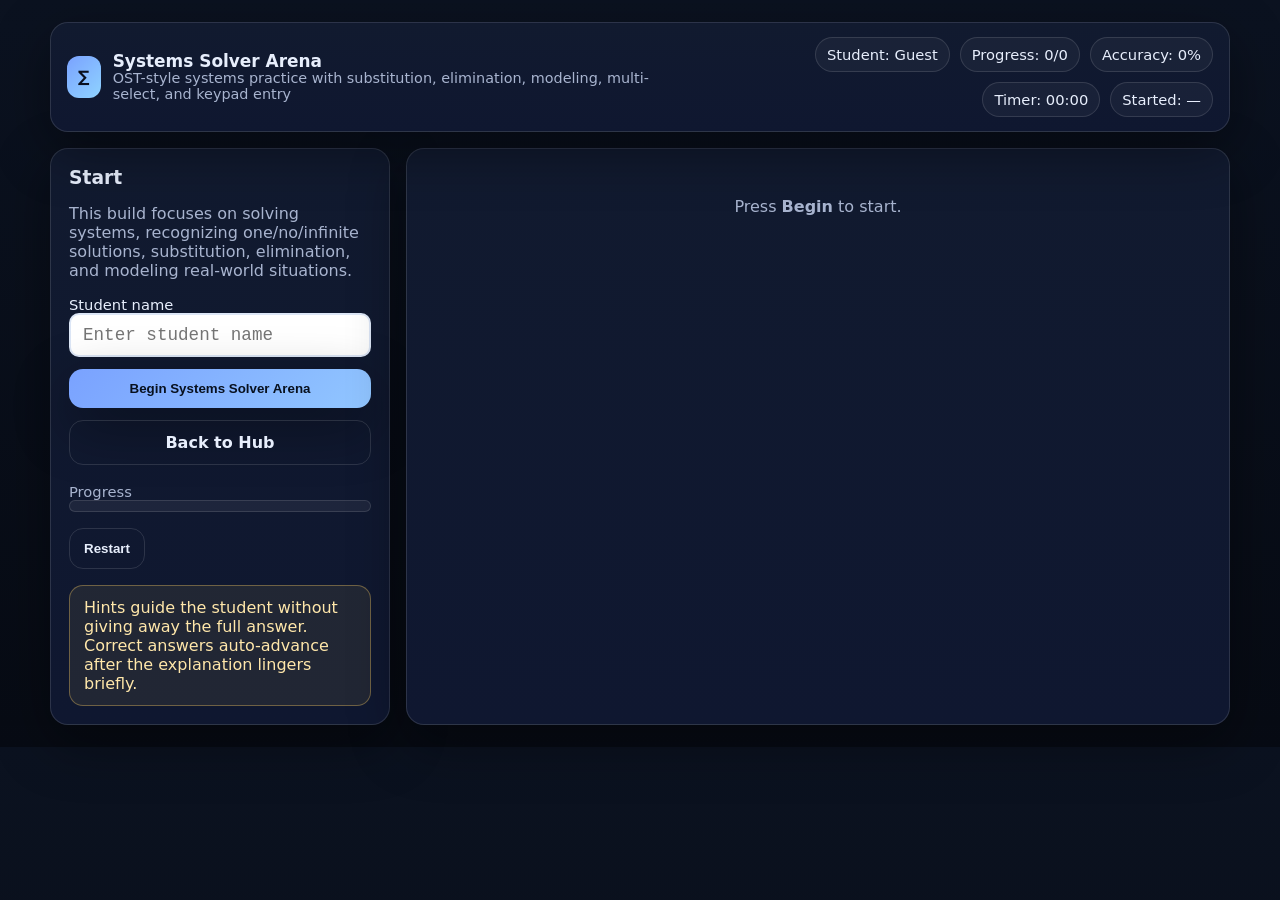
<file: games/systems-solver-arena.html>
<!doctype html>
<html lang="en">
<head>
  <meta charset="utf-8" />
  <meta name="viewport" content="width=device-width,initial-scale=1" />
  <title>Systems Solver Arena — Algebra I OST Mastery Hub</title>
  <link rel="stylesheet" href="../styles.css" />
</head>
<body>
  <div class="wrap" id="app"></div>

<script>
function shuffle(arr){
  const a = [...arr];
  for(let i = a.length - 1; i > 0; i--){
    const j = Math.floor(Math.random() * (i + 1));
    [a[i], a[j]] = [a[j], a[i]];
  }
  return a;
}

function formatTime(s){
  const m = Math.floor(s / 60).toString().padStart(2,'0');
  const sec = (s % 60).toString().padStart(2,'0');
  return `${m}:${sec}`;
}

function startTimer(el){
  let sec = 0;
  el.textContent = '00:00';
  return setInterval(() => {
    sec++;
    el.textContent = formatTime(sec);
  }, 1000);
}

function calcAccuracy(correct,total){
  return total ? Math.round((correct / total) * 100) : 0;
}

function makeKeypad(targetResolver, mode='basic'){
  const shell = document.createElement('div');
  shell.className = 'keypad-shell';

  const left = document.createElement('div');
  left.className = 'keypad-core';

  const right = document.createElement('div');
  right.className = 'keypad-ext';

  const core = ['1','2','3','4','5','6','7','8','9','0','.','⌫'];

  core.forEach(v => {
    const b = document.createElement('button');
    b.className = 'kbtn';
    b.type = 'button';
    b.textContent = v;
    b.onclick = () => press(v);
    left.appendChild(b);
  });

  let extras = [];
  if(mode === 'basic') extras = ['-','(',')','clear'];
  if(mode === 'algebra') extras = ['x','y','+','-','×','÷','=','(',')','clear'];
  if(mode === 'orderedPair') extras = ['(',')',',','-','clear'];

  extras.forEach(v => {
    const b = document.createElement('button');
    b.className = 'kbtn dark';
    b.type = 'button';
    b.textContent = v;
    b.onclick = () => press(v);
    right.appendChild(b);
  });

  shell.append(left, right);

  function press(v){
    const el = targetResolver();
    if(!el) return;

    if(v === '⌫'){
      el.value = el.value.slice(0,-1);
      el.dispatchEvent(new Event('input'));
      return;
    }

    if(v === 'clear'){
      el.value = '';
      el.dispatchEvent(new Event('input'));
      return;
    }

    if(v === '×') v = '*';
    if(v === '÷') v = '/';

    el.value += v;
    el.dispatchEvent(new Event('input'));
  }

  return shell;
}

function buildHeader(title, sub){
  return `
    <div class="panel header">
      <div class="brand">
        <div class="brand-badge">∑</div>
        <div>
          <h1>${title}</h1>
          <div class="sub">${sub}</div>
        </div>
      </div>
      <div class="statusbar">
        <div class="pill">Student: <span id="studentNameOut">Guest</span></div>
        <div class="pill">Progress: <span id="progressOut">0/0</span></div>
        <div class="pill">Accuracy: <span id="accuracyOut">0%</span></div>
        <div class="pill">Timer: <span id="timerOut">00:00</span></div>
        <div class="pill">Started: <span id="startedOut">—</span></div>
      </div>
    </div>
  `;
}

function todayStamp(){
  return new Date().toLocaleString();
}

function normalize(s){
  return String(s).replace(/\s+/g,'').toLowerCase();
}

function orderedPairMatch(value, xAns, yAns){
  const n = normalize(value);
  const targetA = `(${normalize(xAns)},${normalize(yAns)})`;
  const targetB = `${normalize(xAns)},${normalize(yAns)}`;
  return n === targetA || n === targetB;
}

function systemMatches(values, answer){
  return String(values.x).trim() === String(answer.x).trim() &&
         String(values.y).trim() === String(answer.y).trim();
}

const questionBank = [
  {type:'mc', prompt:'What does the solution to a system of two linear equations represent?', choices:['The ordered pair that makes both equations true','The slope of the first equation only','The y-intercept of both lines','The point where one line crosses the y-axis'], answer:0, hint:'Think about what must work in both equations.', explanation:'A solution to a system is an ordered pair that satisfies both equations.'},

  {type:'orderedPair', prompt:'Solve the system: y = x + 2 and y = 5. Enter the solution as an ordered pair.', answer:{x:'3',y:'5'}, hint:'If y = 5, then substitute 5 into y = x + 2.', explanation:'If 5 = x + 2, then x = 3. The solution is (3, 5).', keypad:'orderedPair'},

  {type:'mc', prompt:'If two lines intersect once, the system has', choices:['one solution','no solution','infinitely many solutions','two solutions'], answer:0, hint:'One intersection point means one shared ordered pair.', explanation:'A system with two lines intersecting once has exactly one solution.'},

  {type:'multiField', prompt:'Solve the system. Enter x and y.  y = x + 1   and   y = 7', fields:['x','y'], answer:{x:'6',y:'7'}, hint:'Use y = 7 in the first equation.', explanation:'7 = x + 1, so x = 6 and y = 7.', keypad:'algebra'},

  {type:'mc', prompt:'Which system could be solved most efficiently by substitution?', choices:['y = 2x + 3 and x + y = 9','2x + 3y = 12 and 4x - y = 8','3x + 2y = 10 and 5x - 2y = 6','4x + 5y = 1 and 7x - 2y = 9'], answer:0, hint:'Look for an equation already solved for one variable.', explanation:'Substitution is easiest when one equation is already isolated for x or y.'},

  {type:'mc', prompt:'If two lines are parallel and distinct, the system has', choices:['no solution','one solution','infinitely many solutions','two x-intercepts'], answer:0, hint:'Parallel distinct lines never meet.', explanation:'Distinct parallel lines do not intersect, so there is no solution.'},

  {type:'multi', prompt:'Select all statements that are true about a system with infinitely many solutions.', choices:['The two equations represent the same line','Every point on one line is also on the other','The lines intersect once','The equations are equivalent','There is no shared solution'], answer:[0,1,3], hint:'Infinitely many solutions means both equations describe the same graph.', explanation:'Equivalent equations graph as the same line, so every point on the line is a shared solution.'},

  {type:'mc', prompt:'Which ordered pair is the solution to the system x + y = 8 and x - y = 2?', choices:['(5, 3)','(3, 5)','(4, 4)','(6, 2)'], answer:0, hint:'Add the equations to eliminate y.', explanation:'Adding gives 2x = 10, so x = 5 and y = 3.'},

  {type:'multiField', prompt:'Solve the system. Enter x and y.  x + y = 10   and   y = 2x - 2', fields:['x','y'], answer:{x:'4',y:'6'}, hint:'Substitute 2x - 2 in for y.', explanation:'x + (2x - 2) = 10 gives 3x = 12, so x = 4 and y = 6.', keypad:'algebra'},

  {type:'mc', prompt:'Which describes elimination?', choices:['Combining equations to remove one variable','Guessing the intercepts from a graph','Finding only the slope of each line','Replacing both variables with zero'], answer:0, hint:'The goal is to make one variable cancel out.', explanation:'Elimination uses addition or subtraction of equations to eliminate one variable.'},

  {type:'dropdown', prompt:'Complete the sentence. If adding two equations removes y, then y has been [ eliminated / substituted ] and the next step is to solve for [ the remaining variable / both variables at once ].', dropdowns:[['eliminated','substituted'],['the remaining variable','both variables at once']], answer:['eliminated','the remaining variable'], hint:'Think about what happens after one variable disappears.', explanation:'Once a variable is eliminated, solve for the remaining variable first.'},

  {type:'orderedPair', prompt:'Solve the system: x = 4 and y = 2x - 1. Enter the solution as an ordered pair.', answer:{x:'4',y:'7'}, hint:'Substitute x = 4 into y = 2x - 1.', explanation:'y = 2(4) - 1 = 7, so the solution is (4, 7).', keypad:'orderedPair'},

  {type:'mc', prompt:'A system is shown below.  2x + y = 11 and y = -x + 8. What is the value of x in the solution?', choices:['3','2','5','8'], answer:0, hint:'Substitute -x + 8 for y.', explanation:'2x + (-x + 8) = 11 gives x + 8 = 11, so x = 3.'},

  {type:'mc', prompt:'What is the solution to x = 2 and x = 2 with different forms of y written from the same line?', choices:['infinitely many solutions if both equations describe the same line','no solution always','one solution only if y = 0','cannot be determined'], answer:0, hint:'Same line means all shared points remain shared.', explanation:'If the equations are equivalent and describe the same line, the system has infinitely many solutions.'},

  {type:'multiField', prompt:'Solve the system. Enter x and y.  2x + y = 9   and   x - y = 0', fields:['x','y'], answer:{x:'3',y:'3'}, hint:'From x - y = 0, notice x = y.', explanation:'If x = y, then 2x + x = 9, so 3x = 9 and x = 3. Then y = 3.', keypad:'algebra'},

  {type:'mc', prompt:'Which system has no solution?', choices:['y = 3x + 1 and y = 3x - 4','y = x + 2 and y = -x + 6','x + y = 7 and x - y = 1','y = 2x and y = 2x'], answer:0, hint:'Look for same slope, different intercepts.', explanation:'Same slope with different y-intercepts means parallel lines and no solution.'},

  {type:'mc', prompt:'Which system has infinitely many solutions?', choices:['y = 2x + 5 and 2y = 4x + 10','y = x + 4 and y = x - 4','x + y = 6 and x - y = 6','y = -x + 3 and y = x + 3'], answer:0, hint:'Check whether one equation is just a multiple of the other.', explanation:'2y = 4x + 10 simplifies to y = 2x + 5, the same line.'},

  {type:'orderedPair', prompt:'Solve the system: y = 2x + 1 and y = x + 4. Enter the solution as an ordered pair.', answer:{x:'3',y:'7'}, hint:'Set the right sides equal.', explanation:'2x + 1 = x + 4 gives x = 3. Then y = 7.', keypad:'orderedPair'},

  {type:'mc', prompt:'A school sells student tickets for $4 and adult tickets for $7. One event sold 20 total tickets and collected $95. Which system models the situation if x is student tickets and y is adult tickets?', choices:['x + y = 20 and 4x + 7y = 95','x + y = 95 and 4x + 7y = 20','4x + y = 20 and 7x + y = 95','x - y = 20 and 4x + 7y = 95'], answer:0, hint:'One equation counts tickets. The other counts money.', explanation:'Total tickets gives x + y = 20 and total value gives 4x + 7y = 95.'},

  {type:'multiField', prompt:'For the ticket system x + y = 20 and 4x + 7y = 95, enter x and y.', fields:['x','y'], answer:{x:'15',y:'5'}, hint:'Use substitution or elimination from x + y = 20.', explanation:'If x = 20 - y, then 4(20 - y) + 7y = 95, so 80 + 3y = 95. Thus y = 5 and x = 15.', keypad:'algebra'},

  {type:'mc', prompt:'Which statement about the solution of a graphed system is true?', choices:['It is the point where the graphs intersect','It is always the y-intercept','It is always the x-intercept','It is the slope of the steeper line'], answer:0, hint:'The solution is the shared point.', explanation:'Graphically, the solution is the intersection point.'},

  {type:'multi', prompt:'Select all systems that have one solution.', choices:['y = x + 2 and y = -x + 6','y = 3x + 1 and y = 3x - 5','y = 2x - 4 and 2y = 4x - 8','x + y = 9 and x - y = 1','y = -2x + 7 and y = -2x + 7'], answer:[0,3], hint:'One solution means different slopes.', explanation:'Systems with different slopes intersect once, giving one solution.'},

  {type:'mc', prompt:'When solving by substitution, after finding one variable, what should you do next?', choices:['Substitute back to find the other variable','Stop because the system is solved','Graph both lines to check only','Multiply both equations by 0'], answer:0, hint:'A system solution needs both x and y.', explanation:'After finding one variable, substitute back to find the second coordinate.'},

  {type:'orderedPair', prompt:'Solve the system: x + y = 9 and y = 4. Enter the solution as an ordered pair.', answer:{x:'5',y:'4'}, hint:'Replace y with 4 in the first equation.', explanation:'x + 4 = 9, so x = 5. The solution is (5, 4).', keypad:'orderedPair'},

  {type:'mc', prompt:'A store sells pencils for $1 and notebooks for $3. A customer buys 8 items for $18. If x is pencils and y is notebooks, what is y?', choices:['5','3','6','2'], answer:0, hint:'Use x + y = 8 and x + 3y = 18.', explanation:'Subtracting gives 2y = 10, so y = 5.'},

  {type:'multiField', prompt:'Solve the system. Enter x and y.  3x + y = 13   and   y = x + 1', fields:['x','y'], answer:{x:'3',y:'4'}, hint:'Substitute x + 1 in for y.', explanation:'3x + (x + 1) = 13 gives 4x = 12, so x = 3 and y = 4.', keypad:'algebra'},

  {type:'dropdown', prompt:'Complete the statement. A system with the same slope and different y-intercepts has [ no solution / one solution ] because the lines are [ parallel / the same line ].', dropdowns:[['no solution','one solution'],['parallel','the same line']], answer:['no solution','parallel'], hint:'Same steepness, different starting point.', explanation:'Distinct parallel lines never intersect, so the system has no solution.'},

  {type:'mc', prompt:'Which ordered pair satisfies both equations?  y = x + 3 and 2x + y = 9', choices:['(2, 5)','(3, 6)','(1, 4)','(4, 7)'], answer:0, hint:'Check each choice in both equations.', explanation:'At (2, 5), y = x + 3 and 2x + y = 9 are both true.'},

  {type:'mc', prompt:'If elimination gives a false statement such as 0 = 5, the system has', choices:['no solution','one solution','infinitely many solutions','exactly two solutions'], answer:0, hint:'A contradiction means the lines never share a point.', explanation:'A false equation indicates inconsistent equations, so there is no solution.'},

  {type:'mc', prompt:'If elimination gives a true statement such as 0 = 0, the system most likely has', choices:['infinitely many solutions','no solution','one solution','an undefined slope only'], answer:0, hint:'This usually means the equations are equivalent.', explanation:'A true identity suggests the equations describe the same line.'}
];

const questions = shuffle(questionBank).slice(0, Math.min(30, questionBank.length));
let index = 0;
let correct = 0;
let attempts = 0;
let activeInput = null;
let timerId = null;
let gameStarted = false;

const app = document.getElementById('app');

app.innerHTML = `
  ${buildHeader('Systems Solver Arena','OST-style systems practice with substitution, elimination, modeling, multi-select, and keypad entry')}
  <div class="grid grid-2">
    <div class="panel side">
      <h3>Start</h3>
      <p class="muted">This build focuses on solving systems, recognizing one/no/infinite solutions, substitution, elimination, and modeling real-world situations.</p>
      <div class="tools">
        <label class="small">Student name<br><input id="studentName" class="answer-box" style="min-height:44px" placeholder="Enter student name" /></label>
        <button class="btn" id="beginBtn">Begin Systems Solver Arena</button>
        <a class="btn secondary center" href="../index.html">Back to Hub</a>
      </div>
      <div style="margin-top:18px">
        <div class="small muted">Progress</div>
        <div class="progress"><span id="progressBar"></span></div>
      </div>
      <div class="footer-controls">
        <button class="btn secondary" id="restartBtn" disabled>Restart</button>
      </div>
      <div class="notice" style="margin-top:16px">Hints guide the student without giving away the full answer. Correct answers auto-advance after the explanation lingers briefly.</div>
    </div>
    <div class="panel question" id="stage">
      <div class="center muted" style="padding:28px 12px">Press <strong>Begin</strong> to start.</div>
    </div>
  </div>
`;

document.getElementById('beginBtn').onclick = startGame;
document.getElementById('restartBtn').onclick = () => location.reload();

function startGame(){
  if(gameStarted) return;
  gameStarted = true;

  document.getElementById('studentNameOut').textContent =
    document.getElementById('studentName').value.trim() || 'Guest';
  document.getElementById('startedOut').textContent = todayStamp();
  document.getElementById('restartBtn').disabled = false;

  if(timerId) clearInterval(timerId);
  timerId = startTimer(document.getElementById('timerOut'));

  renderQuestion();
}

function renderQuestion(){
  const q = questions[index];

  if(!q){
    clearInterval(timerId);
    const stage = document.getElementById('stage');
    stage.innerHTML = `
      <div class="center" style="padding:30px 12px">
        <div class="qnum" style="margin:0 auto 12px;background:var(--good)">✓</div>
        <h2>Round Complete</h2>
        <p class="muted">Final accuracy: <strong>${calcAccuracy(correct,attempts)}%</strong> • Correct: <strong>${correct}</strong> / ${questions.length}</p>
        <div class="footer-controls" style="justify-content:center">
          <button class="btn" onclick="location.reload()">Play Again</button>
          <a class="btn secondary" href="../index.html">Back to Hub</a>
        </div>
      </div>
    `;
    document.getElementById('progressOut').textContent = `${questions.length}/${questions.length}`;
    document.getElementById('accuracyOut').textContent = `${calcAccuracy(correct,attempts)}%`;
    document.getElementById('progressBar').style.width = '100%';
    return;
  }

  document.getElementById('progressOut').textContent = `${index + 1}/${questions.length}`;
  document.getElementById('accuracyOut').textContent = `${calcAccuracy(correct,attempts)}%`;
  document.getElementById('progressBar').style.width = `${(index / questions.length) * 100}%`;

  const stage = document.getElementById('stage');
  let body = '';

  if(q.type === 'mc' || q.type === 'multi'){
    const labels = 'ABCDEFGHIJKLMNOPQRSTUVWXYZ'.split('');
    const items = q.choices.map((c,i) => ({ text:c, idx:i }));
    q.renderChoices = shuffle(items);

    body = `
      <div class="choices">
        ${q.renderChoices.map((c,i) => `
          <label class="choice">
            <input type="${q.type === 'mc' ? 'radio' : 'checkbox'}" name="choice" value="${c.idx}">
            <span class="choice-label">${labels[i]}</span>
            <span>${c.text}</span>
          </label>
        `).join('')}
      </div>
      <div class="footer-controls">
        <button class="btn" id="submitBtn">Check Answer</button>
      </div>
    `;
  }

  if(q.type === 'multiField'){
    body = `
      <div class="multi-fields">
        ${q.fields.map(f => `
          <label class="field-line">
            <span class="code">${f} =</span>
            <input class="answer-small mf" data-key="${f}" autocomplete="off">
          </label>
        `).join('')}
      </div>
      <div class="tools" id="keypadHost"></div>
      <div class="footer-controls">
        <button class="btn" id="submitBtn">Check Answer</button>
      </div>
    `;
  }

  if(q.type === 'orderedPair'){
    body = `
      <div class="answer-row">
        <span class="small muted">Ordered pair:</span>
        <input class="answer-box" id="entryInput" autocomplete="off" placeholder="Example: (3,5)">
      </div>
      <div class="tools" id="keypadHost"></div>
      <div class="footer-controls">
        <button class="btn" id="submitBtn">Check Answer</button>
      </div>
    `;
  }

  if(q.type === 'dropdown'){
    const parts = q.prompt.split(/\[.*?\]/g);
    body = `
      <div class="prompt">
        ${parts[0]}
        <select class="answer-box dd" style="width:auto;min-height:44px">
          ${q.dropdowns[0].map(v => `<option>${v}</option>`).join('')}
        </select>
        ${parts[1]}
        <select class="answer-box dd" style="width:auto;min-height:44px">
          ${q.dropdowns[1].map(v => `<option>${v}</option>`).join('')}
        </select>
        ${parts[2] || ''}
      </div>
      <div class="footer-controls">
        <button class="btn" id="submitBtn">Check Answer</button>
      </div>
    `;
  }

  stage.innerHTML = `
    <div class="q-meta">
      <div class="flex">
        <div class="qnum">${index + 1}</div>
        <div>
          <div class="small muted">Systems Solver Arena</div>
          <div class="small">Question ${index + 1} of ${questions.length}</div>
        </div>
      </div>
      <a class="btn secondary" href="../index.html">Exit</a>
    </div>

    <div class="prompt">${q.prompt}</div>
    ${body}
    <div class="feedback" id="feedback"></div>
  `;

  if(q.type === 'multiField'){
    const fields = [...document.querySelectorAll('.mf')];
    activeInput = fields[0];
    fields.forEach(f => f.addEventListener('focus', () => activeInput = f));
    document.getElementById('keypadHost').appendChild(makeKeypad(() => activeInput, q.keypad || 'algebra'));
    if(fields[0]) fields[0].focus();
  }

  if(q.type === 'orderedPair'){
    const input = document.getElementById('entryInput');
    activeInput = input;
    document.getElementById('keypadHost').appendChild(makeKeypad(() => activeInput, q.keypad || 'orderedPair'));
    input.focus();
  }

  document.getElementById('submitBtn').onclick = checkAnswer;
}

function showFeedback(type, text){
  const fb = document.getElementById('feedback');
  fb.className = `feedback show ${type}`;
  fb.innerHTML = text;
}

function lockQuestionInputs(){
  document.querySelectorAll('input, select, button.kbtn').forEach(el => {
    el.disabled = true;
  });
  const submitBtn = document.getElementById('submitBtn');
  if(submitBtn) submitBtn.disabled = true;
}

function markChoicesMC(answerIdx){
  document.querySelectorAll('.choice').forEach(label => {
    const input = label.querySelector('input');
    if(Number(input.value) === answerIdx){
      label.classList.add('correct');
    } else if(input.checked){
      label.classList.add('incorrect');
    }
  });
}

function markChoicesMulti(answerSet){
  document.querySelectorAll('.choice').forEach(label => {
    const input = label.querySelector('input');
    if(answerSet.includes(Number(input.value))){
      label.classList.add('correct');
    } else if(input.checked){
      label.classList.add('incorrect');
    }
  });
}

function checkAnswer(){
  const q = questions[index];
  attempts++;
  let ok = false;

  if(q.type === 'mc'){
    const picked = document.querySelector('input[name="choice"]:checked');
    if(!picked) return showFeedback('bad','Select one answer first.');
    ok = Number(picked.value) === q.answer;
    markChoicesMC(q.answer);
  }

  if(q.type === 'multi'){
    const picks = [...document.querySelectorAll('input[name="choice"]:checked')]
      .map(x => Number(x.value))
      .sort((a,b) => a - b);

    if(!picks.length) return showFeedback('bad','Choose all answers you believe are correct.');

    ok = JSON.stringify(picks) === JSON.stringify([...q.answer].sort((a,b) => a - b));
    markChoicesMulti(q.answer);
  }

  if(q.type === 'multiField'){
    const vals = Object.fromEntries(
      [...document.querySelectorAll('.mf')].map(el => [el.dataset.key, normalize(el.value)])
    );
    ok = systemMatches(vals, q.answer);
  }

  if(q.type === 'orderedPair'){
    const val = document.getElementById('entryInput').value;
    ok = orderedPairMatch(val, q.answer.x, q.answer.y);
  }

  if(q.type === 'dropdown'){
    const vals = [...document.querySelectorAll('.dd')].map(s => s.value);
    ok = vals.every((v,i) => v === q.answer[i]);
  }

  document.getElementById('accuracyOut').textContent = `${calcAccuracy(correct,attempts)}%`;

  if(ok){
    correct++;
    document.getElementById('accuracyOut').textContent = `${calcAccuracy(correct,attempts)}%`;
    showFeedback('good', `<strong>Correct.</strong> ${q.explanation}`);
    lockQuestionInputs();
    setTimeout(() => {
      index++;
      renderQuestion();
    }, 1900);
  } else {
    showFeedback('bad', `<strong>Not yet.</strong> Hint: ${q.hint}<br><span class="muted">Revise your answer and try again.</span>`);
  }
}
</script>
</body>
</html>
</file>
<file: styles.css>
:root{
  --bg:#0b1220;
  --panel:#111a2f;
  --panel2:#0f1730;
  --card:#121a2f;
  --text:#e7eefc;
  --muted:#a8b4cf;
  --line:rgba(255,255,255,.12);
  --accent:#7aa2ff;
  --good:#2bd576;
  --bad:#ff5c7a;
  --warn:#ffd166;
  --shadow:0 18px 55px rgba(0,0,0,.40);
  --radius:18px;
  --mono:ui-monospace,SFMono-Regular,Menlo,Monaco,Consolas,"Liberation Mono","Courier New",monospace;
}

*{box-sizing:border-box}

html,body{
  margin:0;
  padding:0;
  background:linear-gradient(180deg,#0b1220,#070b14);
  color:var(--text);
  font-family:system-ui,-apple-system,Segoe UI,Roboto,Arial,sans-serif;
}

a{color:inherit;text-decoration:none}

.wrap{width:min(1180px,94vw);margin:22px auto}

.panel{
  background:linear-gradient(180deg,var(--panel),var(--panel2));
  border:1px solid var(--line);
  border-radius:var(--radius);
  box-shadow:var(--shadow);
}

.header{
  display:flex;
  align-items:center;
  justify-content:space-between;
  gap:14px;
  padding:14px 16px;
  position:sticky;
  top:0;
  z-index:20;
  backdrop-filter:blur(8px);
  margin-bottom:16px;
}

.brand{display:flex;align-items:center;gap:12px;min-width:0}

.brand-badge{
  width:42px;
  height:42px;
  border-radius:12px;
  background:linear-gradient(135deg,var(--accent),#8fd3ff);
  display:grid;
  place-items:center;
  color:#09101e;
  font-weight:900;
}

.brand h1,.brand h2,.brand h3{
  margin:0;
  font-size:1.06rem;
  line-height:1.1;
}

.sub{color:var(--muted);font-size:.9rem}

.statusbar{
  display:flex;
  gap:10px;
  flex-wrap:wrap;
  justify-content:flex-end;
}

.pill{
  border:1px solid var(--line);
  background:rgba(255,255,255,.04);
  padding:8px 11px;
  border-radius:999px;
  font-size:.92rem;
  white-space:nowrap;
}

.grid{display:grid;gap:16px}
.grid-2{grid-template-columns:340px 1fr}

@media(max-width:980px){
  .grid-2{grid-template-columns:1fr}
  .statusbar{justify-content:flex-start}
}

.card-grid{
  display:grid;
  grid-template-columns:repeat(auto-fit,minmax(250px,1fr));
  gap:16px;
}

.card{
  padding:18px;
  border:1px solid var(--line);
  border-radius:20px;
  background:linear-gradient(180deg,rgba(255,255,255,.03),rgba(255,255,255,.02));
  box-shadow:var(--shadow);
}

.card h3{margin:0 0 8px;font-size:1.05rem}
.card p{margin:0 0 14px;color:var(--muted);line-height:1.45}

.tags{display:flex;flex-wrap:wrap;gap:8px;margin-bottom:14px}

.tag{
  font-size:.8rem;
  padding:6px 9px;
  border-radius:999px;
  background:rgba(122,162,255,.12);
  border:1px solid rgba(122,162,255,.25);
  color:#d9e5ff;
}

.btn{
  appearance:none;
  border:none;
  cursor:pointer;
  background:linear-gradient(135deg,var(--accent),#91c6ff);
  color:#08111f;
  font-weight:800;
  padding:12px 14px;
  border-radius:14px;
  box-shadow:var(--shadow);
  transition:transform .12s ease,filter .12s ease;
}

.btn:hover{transform:translateY(-1px);filter:brightness(1.03)}

.btn.secondary{
  background:transparent;
  color:var(--text);
  border:1px solid var(--line);
  box-shadow:none;
}

.btn.good{background:linear-gradient(135deg,var(--good),#72f0a8)}
.btn.warn{background:linear-gradient(135deg,var(--warn),#ffe091)}
.btn.bad{background:linear-gradient(135deg,var(--bad),#ff8ea5)}

.side{padding:18px}
.side h3{margin:0 0 10px}
.side p,.muted{color:var(--muted)}

.progress{
  height:12px;
  background:rgba(255,255,255,.06);
  border-radius:999px;
  overflow:hidden;
  border:1px solid var(--line);
}

.progress > span{
  display:block;
  height:100%;
  background:linear-gradient(90deg,var(--accent),#9ee1ff);
  width:0%;
}

.question{padding:20px}

.q-meta{
  display:flex;
  gap:10px;
  align-items:center;
  justify-content:space-between;
  flex-wrap:wrap;
  margin-bottom:10px;
}

.qnum{
  display:inline-grid;
  place-items:center;
  width:42px;
  height:42px;
  border-radius:12px;
  background:#325f0f;
  color:#fff;
  font-weight:900;
}

.prompt{font-size:1.08rem;line-height:1.5;margin:14px 0}

.choices{display:grid;gap:10px;margin-top:12px}

.choice{
  display:flex;
  gap:12px;
  align-items:flex-start;
  padding:14px;
  border:1px solid var(--line);
  border-radius:16px;
  background:rgba(255,255,255,.03);
  cursor:pointer;
  transition:transform .1s ease,border-color .1s ease,background .1s ease;
}

.choice:hover{
  transform:translateY(-1px);
  border-color:rgba(255,255,255,.22);
}

.choice.correct{
  border-color:rgba(43,213,118,.65);
  background:rgba(43,213,118,.12);
}

.choice.incorrect{
  border-color:rgba(255,92,122,.65);
  background:rgba(255,92,122,.10);
}

.choice input{margin-top:2px}

.choice-label{
  font-weight:800;
  color:#c9d7f6;
  min-width:24px;
}

.tools{display:grid;gap:12px;margin-top:14px}
.answer-row{display:flex;gap:10px;align-items:center;flex-wrap:wrap}

.answer-box,.answer-small{
  background:#fff;
  color:#111;
  border-radius:10px;
  border:2px solid #dce6f6;
  min-height:52px;
  padding:10px 12px;
  font-size:1.1rem;
  font-family:var(--mono);
}

.answer-box{width:min(520px,100%)}
.answer-small{width:90px;text-align:center}

.multi-fields{display:grid;gap:12px;max-width:360px}
.field-line{display:flex;align-items:center;gap:10px}

.keypad-shell{
  display:grid;
  grid-template-columns:auto 1fr;
  gap:0;
  border:1px solid var(--line);
  border-radius:16px;
  overflow:hidden;
  background:rgba(255,255,255,.03);
  max-width:760px;
}

.keypad-core{
  display:grid;
  grid-template-columns:repeat(3,52px);
  gap:8px;
  padding:12px;
  border-right:1px solid var(--line);
  background:rgba(255,255,255,.02);
}

.keypad-ext{
  display:grid;
  grid-template-columns:repeat(auto-fit,minmax(44px,44px));
  gap:8px;
  padding:12px;
  align-content:start;
}

.kbtn{
  height:38px;
  border:1px solid var(--line);
  border-radius:8px;
  background:#f6f8fc;
  color:#172033;
  font-weight:700;
  cursor:pointer;
}

.kbtn.dark{background:#e5ebf8}
.kbtn.wide{grid-column:span 2}

.graph-box,.table-box,.work-box{
  padding:12px;
  border:1px solid var(--line);
  border-radius:16px;
  background:rgba(255,255,255,.03);
}

.graph-box svg{
  width:100%;
  height:auto;
  display:block;
  background:#fff;
  border-radius:12px;
}

.feedback{
  margin-top:14px;
  padding:14px;
  border-radius:16px;
  border:1px solid var(--line);
  display:none;
}

.feedback.show{display:block}
.feedback.good{background:rgba(43,213,118,.12);border-color:rgba(43,213,118,.3)}
.feedback.bad{background:rgba(255,92,122,.10);border-color:rgba(255,92,122,.28)}

.flex{display:flex;gap:10px;align-items:center;flex-wrap:wrap}
.footer-controls{display:flex;gap:10px;flex-wrap:wrap;margin-top:16px}
.small{font-size:.92rem}
.center{text-align:center}

.home-hero{padding:24px}
.home-hero h2{margin:0 0 10px;font-size:1.4rem}
.home-hero p{margin:0;color:var(--muted);line-height:1.55;max-width:920px}

.code{font-family:var(--mono)}

.legend-list{
  display:grid;
  gap:10px;
  padding-left:18px;
  color:var(--muted);
}

.notice{
  padding:12px 14px;
  border:1px solid rgba(255,209,102,.35);
  background:rgba(255,209,102,.08);
  border-radius:14px;
  color:#ffe7aa;
}
</file>
